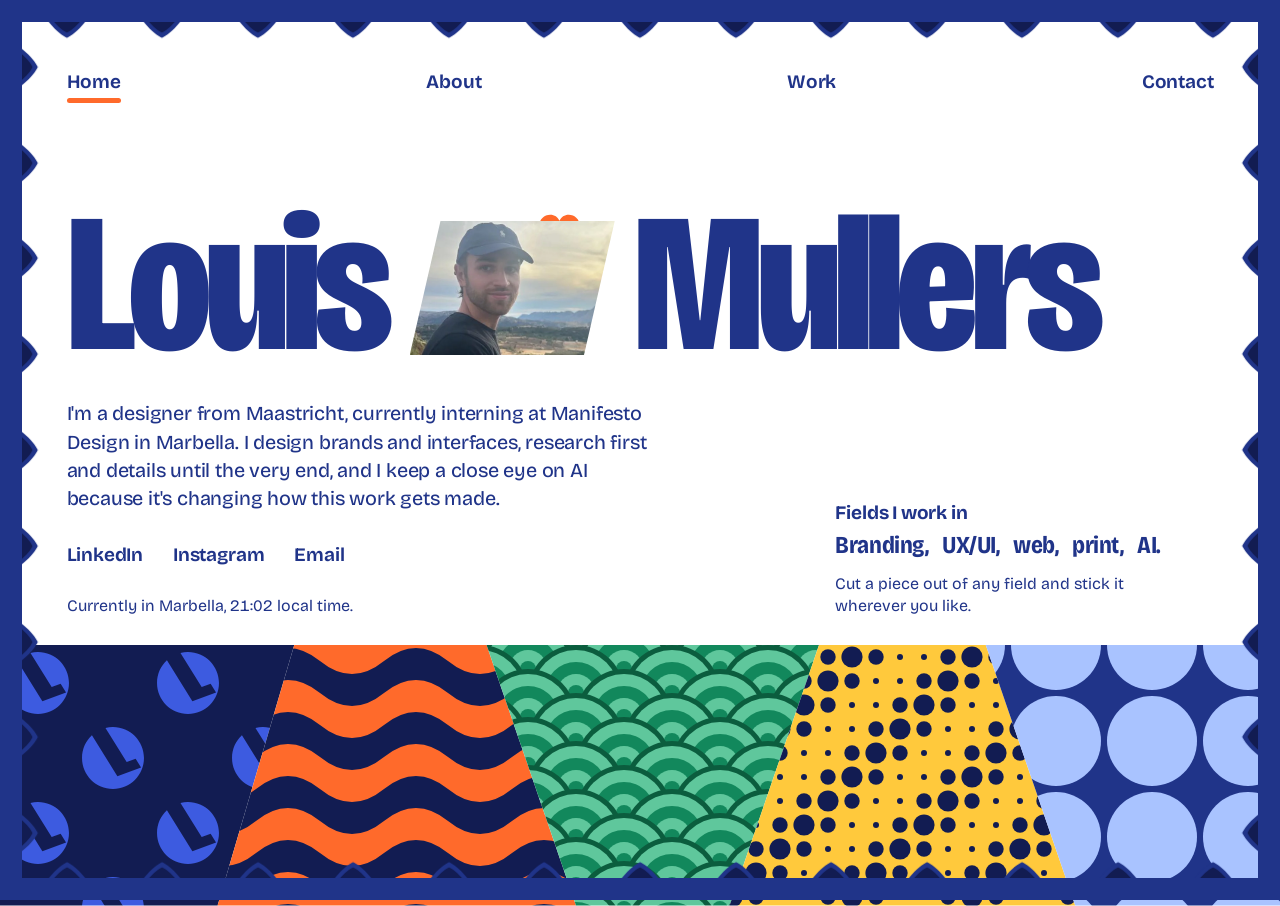
<file: index.html>
<!DOCTYPE html>
<html lang="en">
<head>
<meta charset="utf-8">
<meta http-equiv="Content-Security-Policy" content="default-src 'none'; script-src 'sha256-0DjFXsvo1QP192/3l/oOyhaSZJjW6uwh2gKEYWuAnFo='; style-src 'unsafe-inline'; img-src 'self' data:; font-src data:; connect-src 'none'; media-src 'none'; object-src 'none'; frame-src 'none'; worker-src 'none'; manifest-src 'none'; base-uri 'none'; form-action 'none'; upgrade-insecure-requests">
<meta name="referrer" content="strict-origin-when-cross-origin">
<meta name="color-scheme" content="light">
<link rel="icon" href="/favicon.svg?v=2" type="image/svg+xml">
<link rel="icon" href="/favicon-32.png?v=2" sizes="32x32" type="image/png">
<link rel="apple-touch-icon" href="/apple-touch-icon.png?v=2">
<link rel="canonical" href="https://louismullers.github.io/">
<meta property="og:type" content="website">
<meta property="og:url" content="https://louismullers.github.io/">
<meta property="og:title" content="Louis Mullers — Designer">
<meta property="og:description" content="Designer from Maastricht, interning at Manifesto Design in Marbella. Brands, interfaces and a close eye on AI.">
<meta property="og:image" content="https://louismullers.github.io/og-image.png">
<meta property="og:image:width" content="1200"><meta property="og:image:height" content="630">
<meta name="twitter:card" content="summary_large_image">
<meta name="theme-color" content="#203489">

<meta name="viewport" content="width=device-width, initial-scale=1">
<title>Louis Mullers — Designer</title>
<meta name="description" content="Louis Mullers designs brands and interfaces and is invested in AI. CMD student from Maastricht, interning at Manifesto Design in Marbella.">
<style>@font-face{font-family:"Bricolage";src:url([data-uri]) format("woff2");font-weight:200 800;font-stretch:75% 100%;font-display:swap}
:root{
  --paper:#fff;
  --ink:#203489;       /* logo blue: text, frame, outside of the hearts */
  --navy:#121c52;      /* inside of the hearts */
  --sun:#ff6a2b;       /* accent */
  --mist:#e6eaf6;
  --frame:22px;
  --heart:60px;
  --s:104px;
  --pad:clamp(28px,5.2vw,84px);
  --ease-out:cubic-bezier(.22,1,.36,1);
  --ease-pop:cubic-bezier(.3,1.35,.5,1);
}
*{box-sizing:border-box;margin:0;padding:0}
html{background:var(--paper)}
body{font-family:"Bricolage",system-ui,-apple-system,"Helvetica Neue",Arial,sans-serif;color:var(--ink);background:var(--paper);font-size:18px;line-height:1.5;-webkit-font-smoothing:antialiased;overflow-x:hidden}
a{color:inherit;text-decoration:none}
button{font:inherit;color:inherit;background:none;border:0;cursor:pointer}
.sr{position:absolute;width:1px;height:1px;overflow:hidden;clip:rect(0 0 0 0);white-space:nowrap}
::selection{background:var(--mist);color:var(--ink)}
:focus-visible{outline:3px solid var(--sun);outline-offset:4px;border-radius:4px}

/* ---------- frame + border hearts ---------- */
.frame{position:fixed;inset:0;border:var(--frame) solid var(--ink);pointer-events:none;z-index:9}
.hearts{position:fixed;inset:calc(var(--frame) - 3px);overflow:hidden;pointer-events:none;z-index:8}
.bh{position:absolute;width:var(--heart);height:var(--heart);transform:translate(-50%,-50%) rotate(var(--r));pointer-events:auto;cursor:pointer;-webkit-tap-highlight-color:transparent}
.bh-in{position:absolute;inset:0;translate:0 -13%;transition:translate .5s var(--ease-pop);animation:pop .6s var(--ease-pop) both;animation-delay:var(--d)}
.bh:hover .bh-in,.bh.flip .bh-in{translate:0 14%}
.bh svg{position:absolute;inset:0;width:100%;height:100%;overflow:visible}
.bh-body{transition:transform .55s var(--ease-pop)}
.bh:hover .bh-body,.bh.flip .bh-body{transform:rotate(180deg)}
.bh-eyes{opacity:0;transition:opacity .1s}
.bh:hover .bh-eyes,.bh.flip .bh-eyes{opacity:1;transition:opacity .2s .25s}
.eye{transform-box:fill-box;transform-origin:center;animation:blink var(--b,4s) infinite;animation-delay:var(--bd,0s)}
@keyframes blink{0%,93%,100%{transform:scaleY(1)}96%{transform:scaleY(.08)}}
@keyframes pop{from{transform:scale(.5);opacity:0}to{transform:scale(1);opacity:1}}

/* ---------- page ---------- */
main{position:relative;min-height:100dvh;display:grid;grid-template-rows:auto 1fr auto;grid-template-columns:minmax(0,1fr);padding-top:var(--frame);overflow:clip}
nav{display:flex;justify-content:space-between;padding:40px var(--pad) 14px;position:sticky;top:var(--frame);background:var(--paper);z-index:4}
.view[hidden]{display:none}
nav a,.socials a{position:relative;font-weight:650;font-size:19px;letter-spacing:-.01em;padding:6px 0;display:inline-flex;align-items:center;gap:8px}
nav a::after,.socials a::after{content:"";position:absolute;left:0;right:0;bottom:0;height:5px;background:var(--sun);border-radius:3px;transform:scaleX(0);transform-origin:left;transition:transform .25s var(--ease-out)}
nav a:hover::after,.socials a:hover::after,nav a[aria-current]::after{transform:scaleX(1)}
nav a:active,.socials a:active{transform:translateY(1px)}
.bubble{position:absolute;top:calc(100% + 8px);left:50%;transform:translate(-50%,-6px);background:var(--ink);color:#fff;font-size:14px;font-weight:500;padding:6px 12px;border-radius:999px;white-space:nowrap;opacity:0;pointer-events:none;transition:opacity .2s,transform .2s var(--ease-out);z-index:3}
.bubble.on{opacity:1;transform:translate(-50%,0)}
nav a:last-child .bubble{left:auto;right:0;transform:translate(0,-6px)}
nav a:last-child .bubble.on{transform:none}

.hero{padding:0 var(--pad);display:flex;flex-direction:column;justify-content:center;gap:clamp(18px,3.4vh,36px);padding-top:clamp(40px,8vh,90px);padding-bottom:clamp(20px,3vh,40px);position:relative;z-index:2}
h1{position:relative;z-index:0;font-size:min(15.4vw,24vh);line-height:.86;font-weight:800;font-stretch:78%;letter-spacing:-.035em;font-variation-settings:"opsz" 96;white-space:nowrap;display:flex;align-items:flex-end}
.w{display:inline-block;overflow:hidden;padding:.06em .04em .1em 0;margin-bottom:-.1em}
.w i{font-style:normal;display:inline-block;font-stretch:var(--wd,78%);transition:font-stretch .35s var(--ease-out)}
.w>span{display:inline-block;animation:rise .9s var(--ease-out) both}
.w:last-child>span{animation-delay:.12s}
@keyframes rise{from{transform:translateY(105%)}to{transform:none}}
.me-wrap{position:relative;display:inline-block;flex:none;margin:0 .1em .075em .08em;line-height:0}
.peek{position:absolute;z-index:-1;right:.1em;top:-.068em;width:.36em;height:.27em;pointer-events:none;transition:transform .7s var(--ease-pop)}
.peek svg{width:100%;height:100%;display:block;overflow:visible}
.peek{animation:fade .4s ease 1.35s backwards}
@keyframes fade{from{opacity:0}}
.peek-hit{position:absolute;z-index:2;right:.14em;top:-.1em;width:.28em;height:.16em;border-radius:.06em}
.me-wrap:has(.peek-hit:hover) .peek{transform:translateY(-.05em)}
.me-wrap.up .peek,.me-wrap:has(.peek-hit:focus-visible) .peek{transform:translateY(-.19em)}
.me-wrap.up .peek-hit{top:-.3em;height:.36em}
.peek .look{transition:transform .3s var(--ease-out)}
.me-wrap.up .peek .look{animation:look 2.6s ease-in-out .5s}
.peek .eye{animation:none}
.me-wrap.up .peek .eye{animation:blink 2.2s .4s 2}
@keyframes look{0%,100%{transform:none}18%,38%{transform:translateX(-4px)}55%,78%{transform:translateX(4px)}}
.me{position:relative;display:block;width:1.04em;height:.68em;overflow:hidden;clip-path:polygon(15% 0,100% 0,85% 100%,0 100%);animation:wipe .9s var(--ease-out) .3s both}
.me img{position:absolute;inset:0;width:100%;height:100%;object-fit:cover;object-position:38% 30%;display:block;transition:transform .6s var(--ease-out)}
.me:hover img{transform:scale(1.06)}
@keyframes wipe{from{clip-path:polygon(15% 100%,100% 100%,85% 100%,0 100%)}to{clip-path:polygon(15% 0,100% 0,85% 100%,0 100%)}}

.below{display:grid;grid-template-columns:minmax(0,34em) minmax(0,21em);justify-content:space-between;align-items:end;gap:40px}
.lede{font-size:clamp(18px,1.55vw,23px);line-height:1.42;font-weight:450;letter-spacing:-.01em;max-width:30em}
.socials{display:flex;flex-wrap:wrap;gap:6px 30px;margin-top:22px}
.now{font-size:16px;margin-top:18px;font-variant-numeric:tabular-nums}
.made h2{font-size:19px;font-weight:700;letter-spacing:-.01em;line-height:1.3}
.made ul{list-style:none;display:flex;flex-wrap:wrap;gap:2px 6px;margin:4px 0 0 -4px}
.made li button{font-size:clamp(20px,1.9vw,27px);font-weight:700;font-stretch:85%;letter-spacing:-.02em;line-height:1.25;padding:0 4px;border-radius:6px;transition:background-color .15s}
.made li button{text-decoration:underline 5px transparent;text-underline-offset:5px;transition:text-decoration-color .15s}
.made li button:hover,.made li button:focus-visible,.made li button.on{text-decoration-color:var(--sun)}
.made p{font-size:16px;line-height:1.4;margin-top:12px;max-width:21em}
.reset{position:relative;margin-top:12px;background:var(--ink);color:#fff;font-size:15px;font-weight:600;padding:8px 16px;border-radius:999px;transition:transform .12s}
.reset:active{transform:scale(.96)}
.reset[hidden]{display:none}
.in{animation:in .7s var(--ease-out) both;animation-delay:var(--d,0s)}
@keyframes in{from{opacity:0;transform:translateY(22px)}to{opacity:1;transform:none}}

/* ---------- pattern strip: one straight band, slanted seams ---------- */
.strip{height:clamp(170px,29vh,270px);position:relative;z-index:1;overflow:hidden}
.field{position:absolute;inset:0;width:100%;height:100%;cursor:none;clip-path:var(--clip);animation:up .9s var(--ease-out) both;animation-delay:var(--d);transition:opacity .25s}
.strip.pick .field:not(.on){opacity:.3}
@keyframes up{from{transform:translateY(102%)}to{transform:none}}
.field:focus-visible{outline:none}
.field:focus-visible .pat{filter:brightness(1.15)}
.pat{position:absolute;inset:0;background-repeat:repeat;background-position:var(--ox,0px) var(--oy,0px)}
.field[data-f=maas]{--clip:polygon(0 0,23% 0,17% 100%,0 100%);--d:.5s}
.field[data-f=marb]{--clip:polygon(23% 0,38% 0,45% 100%,17% 100%);--d:.56s}
.field[data-f=foot]{--clip:polygon(38% 0,64% 0,57% 100%,45% 100%);--d:.62s}
.field[data-f=gym]{--clip:polygon(64% 0,77% 0,84% 100%,57% 100%);--d:.68s}
.field[data-f=game]{--clip:polygon(77% 0,100% 0,100% 100%,84% 100%);--d:.74s}
.p-maas{background-color:#121c52;background-image:url("data:image/svg+xml,%3Csvg xmlns='http://www.w3.org/2000/svg' width='150' height='150'%3E%3Cg transform='translate%2838 38%29 scale%280.1824%29 translate%28-297.64 -420.94%29'%3E%3Cpath d='M297.64%2C251.15c-14.21%2C0-28%2C1.75-41.19%2C5.04l116.17%2C187.28%2C49.12-18.26%2C29.85%2C48.12-129.89%2C48.27-139.61-225.06c-33.36%2C31-54.24%2C75.26-54.24%2C124.39%2C0%2C93.77%2C76.02%2C169.79%2C169.79%2C169.79s169.79-76.02%2C169.79-169.79-76.02-169.79-169.79-169.79Z' fill='%233d5be0'/%3E%3C/g%3E%3Cg transform='translate%28113 113%29 scale%280.1824%29 translate%28-297.64 -420.94%29'%3E%3Cpath d='M297.64%2C251.15c-14.21%2C0-28%2C1.75-41.19%2C5.04l116.17%2C187.28%2C49.12-18.26%2C29.85%2C48.12-129.89%2C48.27-139.61-225.06c-33.36%2C31-54.24%2C75.26-54.24%2C124.39%2C0%2C93.77%2C76.02%2C169.79%2C169.79%2C169.79s169.79-76.02%2C169.79-169.79-76.02-169.79-169.79-169.79Z' fill='%233d5be0'/%3E%3C/g%3E%3C/svg%3E");background-size:150px 150px;animation:mv-maas 26s linear infinite}
.p-marb{background-color:#ff6a2b;background-image:url("data:image/svg+xml,%3Csvg xmlns='http://www.w3.org/2000/svg' width='128' height='64'%3E%3Cpath d='M0 16Q32 -10 64 16T128 16V48Q96 74 64 48T0 48Z' fill='%23121c52'/%3E%3C/svg%3E");background-size:128px 64px;animation:mv-marb 12s linear infinite}
.p-foot{background-color:#12885c;background-image:url("data:image/svg+xml,%3Csvg xmlns='http://www.w3.org/2000/svg' width='96' height='48'%3E%3Ccircle cx='-48' cy='-24' r='48' fill='%230b5d3e'/%3E%3Ccircle cx='-48' cy='-24' r='43' fill='%235fc79c'/%3E%3Ccircle cx='-48' cy='-24' r='31' fill='%2312885c'/%3E%3Ccircle cx='-48' cy='-24' r='19' fill='%235fc79c'/%3E%3Ccircle cx='-48' cy='-24' r='8' fill='%2312885c'/%3E%3Ccircle cx='48' cy='-24' r='48' fill='%230b5d3e'/%3E%3Ccircle cx='48' cy='-24' r='43' fill='%235fc79c'/%3E%3Ccircle cx='48' cy='-24' r='31' fill='%2312885c'/%3E%3Ccircle cx='48' cy='-24' r='19' fill='%235fc79c'/%3E%3Ccircle cx='48' cy='-24' r='8' fill='%2312885c'/%3E%3Ccircle cx='144' cy='-24' r='48' fill='%230b5d3e'/%3E%3Ccircle cx='144' cy='-24' r='43' fill='%235fc79c'/%3E%3Ccircle cx='144' cy='-24' r='31' fill='%2312885c'/%3E%3Ccircle cx='144' cy='-24' r='19' fill='%235fc79c'/%3E%3Ccircle cx='144' cy='-24' r='8' fill='%2312885c'/%3E%3Ccircle cx='0' cy='0' r='48' fill='%230b5d3e'/%3E%3Ccircle cx='0' cy='0' r='43' fill='%235fc79c'/%3E%3Ccircle cx='0' cy='0' r='31' fill='%2312885c'/%3E%3Ccircle cx='0' cy='0' r='19' fill='%235fc79c'/%3E%3Ccircle cx='0' cy='0' r='8' fill='%2312885c'/%3E%3Ccircle cx='96' cy='0' r='48' fill='%230b5d3e'/%3E%3Ccircle cx='96' cy='0' r='43' fill='%235fc79c'/%3E%3Ccircle cx='96' cy='0' r='31' fill='%2312885c'/%3E%3Ccircle cx='96' cy='0' r='19' fill='%235fc79c'/%3E%3Ccircle cx='96' cy='0' r='8' fill='%2312885c'/%3E%3Ccircle cx='-48' cy='24' r='48' fill='%230b5d3e'/%3E%3Ccircle cx='-48' cy='24' r='43' fill='%235fc79c'/%3E%3Ccircle cx='-48' cy='24' r='31' fill='%2312885c'/%3E%3Ccircle cx='-48' cy='24' r='19' fill='%235fc79c'/%3E%3Ccircle cx='-48' cy='24' r='8' fill='%2312885c'/%3E%3Ccircle cx='48' cy='24' r='48' fill='%230b5d3e'/%3E%3Ccircle cx='48' cy='24' r='43' fill='%235fc79c'/%3E%3Ccircle cx='48' cy='24' r='31' fill='%2312885c'/%3E%3Ccircle cx='48' cy='24' r='19' fill='%235fc79c'/%3E%3Ccircle cx='48' cy='24' r='8' fill='%2312885c'/%3E%3Ccircle cx='144' cy='24' r='48' fill='%230b5d3e'/%3E%3Ccircle cx='144' cy='24' r='43' fill='%235fc79c'/%3E%3Ccircle cx='144' cy='24' r='31' fill='%2312885c'/%3E%3Ccircle cx='144' cy='24' r='19' fill='%235fc79c'/%3E%3Ccircle cx='144' cy='24' r='8' fill='%2312885c'/%3E%3Ccircle cx='0' cy='48' r='48' fill='%230b5d3e'/%3E%3Ccircle cx='0' cy='48' r='43' fill='%235fc79c'/%3E%3Ccircle cx='0' cy='48' r='31' fill='%2312885c'/%3E%3Ccircle cx='0' cy='48' r='19' fill='%235fc79c'/%3E%3Ccircle cx='0' cy='48' r='8' fill='%2312885c'/%3E%3Ccircle cx='96' cy='48' r='48' fill='%230b5d3e'/%3E%3Ccircle cx='96' cy='48' r='43' fill='%235fc79c'/%3E%3Ccircle cx='96' cy='48' r='31' fill='%2312885c'/%3E%3Ccircle cx='96' cy='48' r='19' fill='%235fc79c'/%3E%3Ccircle cx='96' cy='48' r='8' fill='%2312885c'/%3E%3Ccircle cx='-48' cy='72' r='48' fill='%230b5d3e'/%3E%3Ccircle cx='-48' cy='72' r='43' fill='%235fc79c'/%3E%3Ccircle cx='-48' cy='72' r='31' fill='%2312885c'/%3E%3Ccircle cx='-48' cy='72' r='19' fill='%235fc79c'/%3E%3Ccircle cx='-48' cy='72' r='8' fill='%2312885c'/%3E%3Ccircle cx='48' cy='72' r='48' fill='%230b5d3e'/%3E%3Ccircle cx='48' cy='72' r='43' fill='%235fc79c'/%3E%3Ccircle cx='48' cy='72' r='31' fill='%2312885c'/%3E%3Ccircle cx='48' cy='72' r='19' fill='%235fc79c'/%3E%3Ccircle cx='48' cy='72' r='8' fill='%2312885c'/%3E%3Ccircle cx='144' cy='72' r='48' fill='%230b5d3e'/%3E%3Ccircle cx='144' cy='72' r='43' fill='%235fc79c'/%3E%3Ccircle cx='144' cy='72' r='31' fill='%2312885c'/%3E%3Ccircle cx='144' cy='72' r='19' fill='%235fc79c'/%3E%3Ccircle cx='144' cy='72' r='8' fill='%2312885c'/%3E%3Ccircle cx='0' cy='96' r='48' fill='%230b5d3e'/%3E%3Ccircle cx='0' cy='96' r='43' fill='%235fc79c'/%3E%3Ccircle cx='0' cy='96' r='31' fill='%2312885c'/%3E%3Ccircle cx='0' cy='96' r='19' fill='%235fc79c'/%3E%3Ccircle cx='0' cy='96' r='8' fill='%2312885c'/%3E%3Ccircle cx='96' cy='96' r='48' fill='%230b5d3e'/%3E%3Ccircle cx='96' cy='96' r='43' fill='%235fc79c'/%3E%3Ccircle cx='96' cy='96' r='31' fill='%2312885c'/%3E%3Ccircle cx='96' cy='96' r='19' fill='%235fc79c'/%3E%3Ccircle cx='96' cy='96' r='8' fill='%2312885c'/%3E%3C/svg%3E");background-size:96px 48px;animation:mv-foot 5s linear infinite}
.p-gym{background-color:#ffc93c;background-image:url("data:image/svg+xml,%3Csvg xmlns='http://www.w3.org/2000/svg' width='120' height='120'%3E%3Ccircle cx='12' cy='12' r='10.60' fill='%23121c52'/%3E%3Ccircle cx='12' cy='36' r='7.70' fill='%23121c52'/%3E%3Ccircle cx='12' cy='60' r='3.00' fill='%23121c52'/%3E%3Ccircle cx='12' cy='84' r='3.00' fill='%23121c52'/%3E%3Ccircle cx='12' cy='108' r='7.70' fill='%23121c52'/%3E%3Ccircle cx='36' cy='12' r='7.70' fill='%23121c52'/%3E%3Ccircle cx='36' cy='36' r='3.00' fill='%23121c52'/%3E%3Ccircle cx='36' cy='60' r='3.00' fill='%23121c52'/%3E%3Ccircle cx='36' cy='84' r='7.70' fill='%23121c52'/%3E%3Ccircle cx='36' cy='108' r='10.60' fill='%23121c52'/%3E%3Ccircle cx='60' cy='12' r='3.00' fill='%23121c52'/%3E%3Ccircle cx='60' cy='36' r='3.00' fill='%23121c52'/%3E%3Ccircle cx='60' cy='60' r='7.70' fill='%23121c52'/%3E%3Ccircle cx='60' cy='84' r='10.60' fill='%23121c52'/%3E%3Ccircle cx='60' cy='108' r='7.70' fill='%23121c52'/%3E%3Ccircle cx='84' cy='12' r='3.00' fill='%23121c52'/%3E%3Ccircle cx='84' cy='36' r='7.70' fill='%23121c52'/%3E%3Ccircle cx='84' cy='60' r='10.60' fill='%23121c52'/%3E%3Ccircle cx='84' cy='84' r='7.70' fill='%23121c52'/%3E%3Ccircle cx='84' cy='108' r='3.00' fill='%23121c52'/%3E%3Ccircle cx='108' cy='12' r='7.70' fill='%23121c52'/%3E%3Ccircle cx='108' cy='36' r='10.60' fill='%23121c52'/%3E%3Ccircle cx='108' cy='60' r='7.70' fill='%23121c52'/%3E%3Ccircle cx='108' cy='84' r='3.00' fill='%23121c52'/%3E%3Ccircle cx='108' cy='108' r='3.00' fill='%23121c52'/%3E%3C/svg%3E");background-size:120px 120px;animation:mv-gym 14s linear infinite}
.p-game{background-color:#203489;background-image:url("data:image/svg+xml,%3Csvg xmlns='http://www.w3.org/2000/svg' width='96' height='96'%3E%3Ccircle cx='0' cy='0' r='45' fill='%23a9c3ff'/%3E%3Ccircle cx='0' cy='96' r='45' fill='%23a9c3ff'/%3E%3Ccircle cx='96' cy='0' r='45' fill='%23a9c3ff'/%3E%3Ccircle cx='96' cy='96' r='45' fill='%23a9c3ff'/%3E%3C/svg%3E");background-size:96px 96px;animation:mv-game 18s linear infinite}
@keyframes mv-maas{to{background-position:calc(var(--ox,0px) + 150px) calc(var(--oy,0px) - 150px)}}
@keyframes mv-marb{to{background-position:calc(var(--ox,0px) - 128px) var(--oy,0px)}}
@keyframes mv-foot{to{background-position:var(--ox,0px) calc(var(--oy,0px) - 48px)}}
@keyframes mv-gym{to{background-position:calc(var(--ox,0px) + 120px) var(--oy,0px)}}
@keyframes mv-game{to{background-position:calc(var(--ox,0px) + 96px) calc(var(--oy,0px) - 96px)}}
.hole{position:absolute;background:var(--paper);clip-path:url(#clip-heart);animation:pop .3s var(--ease-out) both;pointer-events:none;z-index:1}

#cutter{position:fixed;left:0;top:0;width:var(--s);height:var(--s);margin:calc(var(--s)/-2) 0 0 calc(var(--s)/-2);pointer-events:none;z-index:6;opacity:0;transition:opacity .15s}
#cutter.on{opacity:1}
#cutter svg{width:100%;height:100%;overflow:visible}
#cutter .dash{animation:spin-dash 1.2s linear infinite}
@keyframes spin-dash{to{stroke-dashoffset:-22}}
#stickers{position:absolute;inset:0;pointer-events:none;z-index:5;overflow:hidden}
.stk{position:absolute;width:var(--s);height:var(--s);margin:calc(var(--s)/-2) 0 0 calc(var(--s)/-2);pointer-events:auto;cursor:grab;touch-action:none;transform:rotate(var(--rot,0deg)) scale(var(--sc,1));transition:transform .35s var(--ease-pop),opacity .3s}
.stk.carry{pointer-events:none;--sc:1.12;transition:transform .2s var(--ease-out)}
.stk.glide{transition:transform .35s var(--ease-pop),left .3s var(--ease-out),top .3s var(--ease-out)}
.stk-edge{position:absolute;inset:-5px;background:#fff;clip-path:url(#clip-heart)}
.stk-fill{position:absolute;inset:0;clip-path:url(#clip-heart);background-repeat:repeat;background-position:var(--ox,0px) var(--oy,0px)}
.stk svg{position:absolute;inset:0;width:100%;height:100%;overflow:visible}
.stk-eyes{transition:opacity .2s .15s}
.stk.carry .stk-eyes{opacity:0;transition:none}
.pupils{transition:transform .12s linear}

/* ---------- inner pages ---------- */
body:not([data-page=home]) .strip{display:none}
.page{padding:clamp(36px,7vh,84px) var(--pad) clamp(64px,11vh,120px);position:relative;z-index:2}
.page h1{font-size:clamp(54px,10.5vw,156px);line-height:.9;font-weight:800;font-stretch:78%;letter-spacing:-.035em;font-variation-settings:"opsz" 96}
.sub{font-size:clamp(18px,1.55vw,23px);line-height:1.42;max-width:26em;margin-top:18px}
.h2{font-size:19px;font-weight:700;letter-spacing:-.01em}
.about-grid{display:grid;grid-template-columns:minmax(0,5fr) minmax(0,7fr);gap:clamp(28px,6vw,100px);align-items:start;margin-top:clamp(36px,7vh,80px)}
.portrait{aspect-ratio:4/5;overflow:hidden;clip-path:polygon(9% 0,100% 0,91% 100%,0 100%)}
.portrait img{width:100%;height:100%;object-fit:cover;object-position:30% 20%;display:block;transition:transform .8s var(--ease-out)}
.portrait:hover img{transform:scale(1.04)}
.story p{font-size:clamp(18px,1.7vw,25px);line-height:1.42;letter-spacing:-.01em;max-width:27em}
.story p+p{margin-top:1.05em}
.page>.h2{margin-top:clamp(64px,11vh,130px)}
.ways{display:grid;grid-template-columns:repeat(2,minmax(0,1fr));gap:clamp(26px,4vh,44px) clamp(28px,6vw,100px);margin-top:22px}
.ways dt{font-size:clamp(24px,2.6vw,38px);font-weight:800;font-stretch:82%;letter-spacing:-.025em;line-height:1.05}
.ways dd{font-size:18px;line-height:1.45;margin-top:8px;max-width:24em}
.facts{display:grid;grid-template-columns:repeat(2,minmax(0,1fr));gap:28px clamp(28px,6vw,100px);margin-top:clamp(56px,9vh,100px);background:var(--mist);padding:clamp(24px,3.4vw,44px)}
.facts p{font-size:clamp(18px,1.6vw,23px);line-height:1.4;margin-top:8px}
.cta{display:inline-flex;margin-top:clamp(48px,8vh,90px);background:var(--ink);color:#fff;font-size:19px;font-weight:650;padding:15px 26px;border-radius:999px;transition:transform .15s var(--ease-out),background-color .15s}
.cta:hover{background:var(--navy)}
.cta:active{transform:scale(.97)}
.works{display:grid;grid-template-columns:repeat(2,minmax(0,1fr));gap:clamp(34px,5vh,60px) clamp(20px,2.4vw,36px);margin-top:clamp(36px,7vh,80px)}
.work:nth-child(1),.work:nth-child(4){grid-column:1/-1}
.cover{position:relative;overflow:hidden;aspect-ratio:4/3}
.work:nth-child(1) .cover,.work:nth-child(4) .cover{aspect-ratio:21/9}
.cover .pat{transition:transform .8s var(--ease-out)}
.work:hover .cover .pat{transform:scale(1.06)}
.tag{position:absolute;left:18px;bottom:18px;background:var(--paper);font-size:15px;font-weight:650;padding:7px 14px;border-radius:999px}
.work h2{font-size:clamp(26px,2.8vw,42px);font-weight:800;font-stretch:82%;letter-spacing:-.025em;line-height:1.05;margin-top:16px}
.work p{font-size:18px;margin-top:4px}
.contact{display:flex;flex-direction:column;justify-content:center}
.mail{position:relative;align-self:flex-start;font-size:clamp(22px,4.6vw,68px);font-weight:800;font-stretch:80%;letter-spacing:-.03em;line-height:1.1;margin-top:clamp(28px,5vh,56px);text-decoration:underline .09em var(--sun);text-decoration-skip-ink:none;text-underline-offset:.14em;overflow-wrap:anywhere}
.mail:active{transform:translateY(1px)}
.contact .socials{margin-top:28px}

/* about */
html.js .rv{opacity:0;transform:translateY(36px);transition:opacity .8s var(--ease-out),transform 1s var(--ease-out);transition-delay:var(--rd,0s)}
html.js .rv.seen{opacity:1;transform:none}
.bleed{margin-left:calc(var(--pad)*-1);margin-right:calc(var(--pad)*-1)}
.about-top{display:grid;grid-template-columns:minmax(0,5fr) minmax(0,7fr);gap:clamp(28px,6vw,100px);align-items:center}
.flow{font-size:clamp(19px,1.75vw,26px);line-height:1.46;letter-spacing:-.01em;max-width:27em;margin-top:clamp(20px,3.4vh,36px)}
.flow+.flow{margin-top:1em}
.sec{font-size:clamp(30px,3.8vw,58px);line-height:1;font-weight:800;font-stretch:80%;letter-spacing:-.03em}
.block{margin-top:clamp(84px,14vh,170px)}
/* facts under the intro */
.facts4{display:grid;grid-template-columns:repeat(4,minmax(0,1fr));gap:26px clamp(20px,3vw,48px);margin-top:clamp(48px,8vh,96px);background:var(--mist);padding:clamp(22px,2.6vw,36px) clamp(22px,3vw,44px)}
.facts4 dt{font-size:16px;font-weight:700}
.facts4 dd{font-size:clamp(18px,1.6vw,23px);line-height:1.3;margin-top:3px}
.gym-btn{display:inline-block;vertical-align:-.1em;margin-left:.4em;width:46px;padding:2px;animation:press 5s ease-in-out 3s infinite}
.gym-btn svg{display:block;width:100%}
.gym-btn:hover{animation:none;transform:translateY(-4px) rotate(-6deg)}
@keyframes press{0%,80%,100%{transform:none}85%,93%{transform:translateY(-5px)}89%{transform:none}}
/* what I do */
.split{display:grid;grid-template-columns:minmax(0,4fr) minmax(0,8fr);gap:clamp(24px,4vw,64px);align-items:start}
.split>.sec{position:sticky;top:calc(var(--frame) + 110px)}
.acc{list-style:none}
.acc li+li{margin-top:6px}
.acc-h{display:flex;width:100%;align-items:center;justify-content:space-between;gap:20px;text-align:left;padding:clamp(14px,2.2vh,22px) clamp(16px,2vw,28px);background:var(--mist);transition:background-color .25s,color .25s}
.acc-h b{font-size:clamp(26px,3.4vw,52px);line-height:1;font-weight:800;font-stretch:78%;letter-spacing:-.035em;transition:transform .4s var(--ease-out)}
.acc-h i{position:relative;flex:none;width:22px;height:22px}
.acc-h i::before,.acc-h i::after{content:"";position:absolute;left:0;right:0;top:9px;height:4px;border-radius:2px;background:currentColor;transition:transform .35s var(--ease-out)}
.acc-h i::after{transform:rotate(90deg)}
.acc li.open .acc-h{background:var(--ink);color:#fff}
.acc li.open .acc-h i::after{transform:rotate(0)}
@media (hover:hover){.acc li:not(.open) .acc-h:hover{background:#d5dcf2}.acc-h:hover b{transform:translateX(.14em)}}
.acc-b{display:grid;grid-template-rows:0fr;transition:grid-template-rows .45s var(--ease-out)}
.acc li.open .acc-b{grid-template-rows:1fr}
.acc-b>div{overflow:hidden}
.acc-b p{font-size:clamp(18px,1.5vw,22px);line-height:1.45;max-width:30em;padding:18px clamp(16px,2vw,28px) 0}
.chips{display:flex;flex-wrap:wrap;gap:8px;padding:14px clamp(16px,2vw,28px) 22px}
.chips span{font-size:15px;font-weight:650;background:var(--mist);padding:6px 14px;border-radius:999px}
/* how I work */
.bandwrap{position:relative;--sl:clamp(36px,6vw,90px)}
.band{background:var(--ink);color:#fff;clip-path:polygon(0 var(--sl),100% 0,100% calc(100% - var(--sl)),0 100%);padding:calc(var(--sl) + clamp(56px,9vh,110px)) var(--pad)}
.ways-intro{font-size:clamp(18px,1.55vw,23px);line-height:1.4;margin-top:12px;color:#fff}
.ways3{list-style:none;margin-top:clamp(26px,4.4vh,48px)}
.ways3 li{display:grid;grid-template-columns:minmax(0,6fr) minmax(0,6fr);align-items:center;gap:8px clamp(24px,5vw,80px);background:var(--navy);padding:clamp(22px,3.2vh,36px) clamp(22px,3vw,44px)}
.ways3 li+li{margin-top:clamp(8px,1.2vh,14px)}
.ways3 b{display:block;font-size:clamp(32px,4.6vw,72px);line-height:.96;font-weight:800;font-stretch:78%;letter-spacing:-.035em}
.ways3 p{font-size:clamp(18px,1.55vw,23px);line-height:1.42;max-width:24em;color:#fff}
html.js .rv .ways3 li{opacity:0;transform:translateX(-28px);transition:opacity .6s var(--ease-out),transform .8s var(--ease-out);transition-delay:calc(.2s + var(--i,0)*.12s)}
html.js .rv.seen .ways3 li{opacity:1;transform:none}
.ways3 li:nth-child(2){--i:1}.ways3 li:nth-child(3){--i:2}
.peeker{position:absolute;right:12%;top:calc(clamp(64px,7.4vw,108px)*-.46);width:clamp(64px,7.4vw,108px);height:clamp(64px,7.4vw,108px);z-index:-1}
.peeker svg{width:100%;height:100%;display:block;overflow:visible}
.peeker .eye{animation:blink 3.6s 1s infinite}
/* experience */
.xp{list-style:none}
.xp li{display:grid;grid-template-columns:5.2em minmax(0,1fr);gap:6px clamp(16px,3vw,40px);padding:clamp(18px,2.8vh,30px) 0}
.xp li+li{margin-top:clamp(6px,1vh,12px)}
.xp .y{font-size:clamp(26px,3.4vw,52px);line-height:1;font-weight:800;font-stretch:78%;letter-spacing:-.035em;font-variant-numeric:tabular-nums}
.xp b{display:block;font-size:clamp(22px,2.3vw,34px);line-height:1.08;font-weight:800;font-stretch:82%;letter-spacing:-.025em}
.xp em{font-style:normal;display:block;font-size:18px;font-weight:650;margin-top:6px}
.xp p{font-size:18px;line-height:1.45;margin-top:8px;max-width:30em}
.now-dot{display:inline-block;width:11px;height:11px;border-radius:50%;background:var(--sun);margin-right:9px;animation:pulse-dot 1.6s ease-in-out infinite alternate}
@keyframes pulse-dot{to{transform:scale(1.35)}}
/* in short */
.bento{display:grid;grid-template-columns:repeat(12,minmax(0,1fr));gap:clamp(14px,1.8vw,26px);margin-top:clamp(18px,3vh,30px)}
.t{position:relative;display:flex;flex-direction:column;padding:clamp(24px,3vw,44px);overflow:hidden}
.t h3{font-size:19px;font-weight:700}
.t .big{display:block;font-size:clamp(90px,12vw,190px);line-height:.8;font-weight:800;font-stretch:76%;letter-spacing:-.045em;font-variant-numeric:tabular-nums}
.t p{font-size:18px;line-height:1.4;max-width:19em;margin-top:16px}
.t-lang{grid-column:span 7;background:var(--mist)}
.t-land{grid-column:span 5;background:var(--ink);color:#fff}
.t-weeks{grid-column:span 12;background:var(--navy);color:#fff;display:grid;grid-template-columns:auto minmax(0,1fr);align-items:end;gap:20px clamp(24px,5vw,80px)}
.lang{display:grid;grid-template-columns:minmax(0,1fr) auto;align-items:baseline;gap:4px 18px;margin-top:clamp(14px,2.2vh,22px)}
.lang b{font-size:clamp(30px,3.6vw,54px);line-height:1;font-weight:800;font-stretch:78%;letter-spacing:-.035em}
.lang span{font-size:17px;font-weight:650}
.meter{grid-column:1/-1;display:flex;gap:5px;margin-top:6px}
.meter u{flex:1;height:8px;border-radius:4px;background:#cdd5ee;text-decoration:none}
.meter u.f{background:var(--ink)}
.discs{display:flex;margin-top:auto;padding-top:30px}
.discs span{width:36%;aspect-ratio:1;border-radius:50%;display:grid;place-items:center;font-size:clamp(18px,2vw,30px);font-weight:800;margin-left:-8%}
.discs span:nth-child(1){margin-left:0;background:var(--navy);color:#fff}
.discs span:nth-child(2){background:#3d5be0;color:#fff}
.discs span:nth-child(3){background:#a9c3ff;color:var(--navy)}
.segs{display:flex;gap:clamp(3px,.4vw,6px);padding-bottom:6px}
.segs span{flex:1;height:clamp(44px,7vh,72px);background:#2b3d9a}
.segs span.on{background:#a9c3ff}
.segs span.cur{background:var(--sun);animation:pulse-seg 1.2s ease-in-out infinite alternate}
@keyframes pulse-seg{to{opacity:.55}}
html.js .rv .discs span,html.js .rv .segs span,html.js .rv .meter u{transform:scale(.4);opacity:0;transition:transform .5s var(--ease-pop),opacity .3s;transition-delay:calc(.25s + var(--i,0)*45ms)}
html.js .rv.seen .discs span,html.js .rv.seen .segs span,html.js .rv.seen .meter u{transform:none;opacity:1}
/* tools and time off */
.mqwrap{background:var(--mist);clip-path:polygon(0 0,100% 11%,100% 100%,0 89%);padding:clamp(70px,11vh,120px) 0}
.mq{overflow:hidden;white-space:nowrap;cursor:grab;touch-action:pan-y;-webkit-user-select:none;user-select:none}
.mq.drag{cursor:grabbing}
.mq-track{display:inline-flex;align-items:center;gap:.42em;padding-right:.42em;font-size:clamp(44px,7.4vw,114px);font-weight:800;font-stretch:78%;letter-spacing:-.035em;line-height:1.12;will-change:transform}
.mq.rev .mq-track{color:#8795d2}
.mq svg{width:.34em;height:.34em;flex:none;fill:var(--sun)}
.mq svg.bicon{width:.5em;height:.5em;animation:spin 9s linear infinite}
.mq button.egg-ball{cursor:pointer}
@keyframes spin{to{transform:rotate(360deg)}}
.lg{font:inherit;color:inherit;letter-spacing:inherit;text-decoration:underline .07em transparent;text-underline-offset:.12em;transition:text-decoration-color .2s}
.lg:hover,.lg:focus-visible{text-decoration-color:var(--sun)}
.t .hint{font-size:15px;margin-top:22px;color:#4a5aa8}
.mq button{font:inherit;color:inherit;letter-spacing:inherit;cursor:inherit}
.closing h2{font-size:clamp(40px,6.8vw,108px);line-height:.94;font-weight:800;font-stretch:78%;letter-spacing:-.035em;max-width:11em}
.closing .cta{margin-top:clamp(28px,5vh,48px)}
.flow{transition:opacity .3s}
.flow.swap{opacity:0}
/* hidden extras */
#egg-count{position:fixed;left:calc(var(--frame) + 18px);bottom:calc(var(--frame) + 34px);z-index:7;display:flex;align-items:center;gap:7px;background:var(--mist);font-size:14px;font-weight:700;padding:7px 12px 7px 9px;border-radius:999px;font-variant-numeric:tabular-nums;transition:transform .15s var(--ease-out)}
#egg-count[hidden]{display:none}
#egg-count svg{width:15px;height:15px}
#egg-count:hover{transform:translateY(-2px)}
#egg-count.bump{animation:pop .45s var(--ease-pop)}
#egg-count.all{background:var(--sun);color:var(--navy)}
#egg-count.all svg path{fill:var(--navy)}
#party{position:fixed;inset:0;width:100%;height:100%;z-index:10;pointer-events:none}
body.party .frame{animation:party-frame 6s linear}
body.party .bh-body path:first-child{animation:party-fill 6s linear}
@keyframes party-frame{0%,100%{border-color:#203489}16%{border-color:#ff6a2b}33%{border-color:#ffc93c}50%{border-color:#12885c}66%{border-color:#3d5be0}83%{border-color:#ff6a2b}}
@keyframes party-fill{0%,100%{fill:#203489}16%{fill:#ff6a2b}33%{fill:#ffc93c}50%{fill:#12885c}66%{fill:#3d5be0}83%{fill:#ff6a2b}}
.clues:focus-visible{outline:none}
.clues{list-style:none;margin-top:14px;max-height:min(52vh,420px);overflow:auto}
.clues li{display:grid;grid-template-columns:20px minmax(0,1fr);gap:10px;align-items:start;font-size:16px;line-height:1.35;padding:9px 12px;border-radius:10px}
.clues li:nth-child(odd){background:var(--mist)}
.clues svg{width:18px;height:18px;margin-top:2px}
.clues li.got{font-weight:700}
.liftstage{display:block;width:100%;margin-top:10px;background:var(--mist);border-radius:14px}
.pm{position:relative;height:22px;border-radius:11px;background:var(--mist);margin-top:12px;overflow:hidden}
.pm i{position:absolute;top:0;bottom:0;background:var(--ink);border-radius:3px}
.pm u{position:absolute;left:0;top:0;bottom:0;width:6px;margin-left:-3px;background:var(--sun);border-radius:3px;will-change:transform}
.liftbtn{width:100%;margin-top:12px;background:var(--ink);color:#fff;font-size:19px;font-weight:700;padding:14px;border-radius:14px}
.liftbtn:active{transform:scale(.98)}
.liftbtn:disabled{opacity:.5}

.egg{font:inherit;color:inherit;letter-spacing:inherit;display:inline}
#egg-react{color:var(--sun);cursor:pointer;display:inline-block;transform-origin:50% 85%;animation:dot 3.2s var(--ease-out) 2s infinite}
#egg-react:hover{transform:scale(1.5)}
@keyframes dot{0%,78%,100%{transform:none}86%{transform:translateY(-.22em) scale(1.25)}93%{transform:none}96%{transform:translateY(-.07em)}}
.sub:has(.mini){max-width:none}
.mini{display:inline-flex;vertical-align:-.28em;margin-left:.5em;cursor:pointer;padding:4px}
.mini span{width:22px;height:28px;border-radius:4px;background:var(--ink);display:grid;place-items:center;transform:rotate(-9deg);transition:transform .35s var(--ease-pop)}
.mini span+span{background:var(--sun);margin-left:-7px;transform:rotate(8deg);animation:minif 5s ease-in-out 3s infinite}
.mini svg{width:11px;height:11px}
.mini:hover span{transform:rotate(-16deg) translateY(-3px)}
.mini:hover span+span{transform:rotate(16deg) translateY(-3px);animation:none}
@keyframes minif{0%,84%,100%{transform:rotate(8deg)}90%{transform:rotate(8deg) scaleX(0)}96%{transform:rotate(8deg)}}
.stamp{position:absolute;right:18px;top:18px;background:var(--sun);color:var(--navy);font-size:17px;font-weight:800;padding:8px 16px;border-radius:8px;transform:rotate(-7deg);animation:pop .4s var(--ease-pop) both}
.game.wide{width:440px}
.mem{display:grid;grid-template-columns:repeat(4,1fr);gap:8px;margin-top:14px}
.mc{position:relative;aspect-ratio:1;background:var(--mist);border-radius:10px;overflow:hidden;display:grid;place-items:center}
.mc svg{width:34%;height:34%}
.mc .front{position:absolute;inset:0;opacity:0;transition:opacity .01s .11s;display:grid;place-items:center}
.mc .front.h{background:var(--sun)}
.mc .front svg{width:52%;height:52%}
.mc.open .front{opacity:1}
.mc.turn{animation:flipx .24s ease-in-out}
.mc.done{cursor:default}
@keyframes flipx{50%{transform:scaleX(0)}}
.pad{width:100%;height:190px;margin-top:14px;border-radius:14px;background:var(--mist);font-size:22px;font-weight:800;font-stretch:85%;transition:background-color .08s}
.pad.go{background:var(--sun);color:var(--navy)}
.pad.bad{background:var(--navy);color:#fff}
.watcher.asleep .eye{animation:none;transform:scaleY(.12)}
.watcher.asleep .pup{opacity:0}
.watcher.tickle{animation:shake .7s linear}
.watcher.tickle .eye{animation:none;transform:scaleY(.3)}
@keyframes shake{10%,50%,90%{transform:rotate(-5deg)}30%,70%{transform:rotate(5deg)}}
/* work */
.work>a{display:block}
.work .cover{clip-path:polygon(0 0,100% 0,100% 100%,0 100%);transition:clip-path .5s var(--ease-out)}
.work>a:hover .cover,.work>a:focus-visible .cover{clip-path:polygon(4% 0,100% 0,96% 100%,0 100%)}
/* project */
.back{display:inline-flex;font-weight:650;font-size:19px;padding:6px 0;margin-bottom:clamp(20px,4vh,40px);position:relative}
.back::after{content:"";position:absolute;left:0;right:0;bottom:0;height:5px;background:var(--sun);border-radius:3px;transform:scaleX(0);transform-origin:left;transition:transform .25s var(--ease-out)}
.back:hover::after{transform:scaleX(1)}
.meta{display:grid;grid-template-columns:repeat(4,minmax(0,1fr));gap:20px clamp(20px,3vw,48px);margin-top:clamp(30px,5vh,56px)}
.meta dt{font-size:16px;font-weight:700}
.meta dd{font-size:clamp(18px,1.6vw,23px);margin-top:2px}
.cover.big{aspect-ratio:21/9;margin-top:clamp(30px,5vh,56px)}
.case{display:grid;grid-template-columns:repeat(3,minmax(0,1fr));gap:30px clamp(24px,4vw,64px);margin-top:clamp(56px,9vh,110px)}
.case h2{font-size:clamp(24px,2.6vw,38px);font-weight:800;font-stretch:82%;letter-spacing:-.025em;line-height:1.05}
.case p{font-size:18px;line-height:1.45;margin-top:10px}
.shots{display:grid;grid-template-columns:repeat(2,minmax(0,1fr));gap:clamp(20px,2.4vw,36px);margin-top:clamp(56px,9vh,110px)}
.shot{position:relative;background:var(--mist);aspect-ratio:4/3}
.shot.wide{grid-column:1/-1;aspect-ratio:21/9}
.next{display:block;margin-top:clamp(64px,11vh,130px)}
.next span{display:block;font-size:19px;font-weight:700}
.next b{display:inline-block;font-size:clamp(40px,7vw,104px);line-height:.95;font-weight:800;font-stretch:78%;letter-spacing:-.035em;margin-top:6px;transition:transform .4s var(--ease-out)}
.next:hover b{transform:translateX(.12em)}
/* contact */
.contact{min-height:100%;overflow:hidden}
.watcher{position:absolute;right:clamp(10px,7vw,120px);bottom:calc(clamp(170px,27vw,400px)*-.3);width:clamp(170px,27vw,400px);height:clamp(170px,27vw,400px);cursor:pointer;transition:transform .5s var(--ease-pop);animation:rise-in 1s var(--ease-out) .3s both;-webkit-tap-highlight-color:transparent}
.watcher svg{width:100%;height:100%;display:block;overflow:visible}
.watcher.happy{transform:translateY(-7%)}
.watcher.dizzy{transition:transform 1.4s var(--ease-out);transform:rotate(720deg)}
.watcher .eye{animation:blink 4.2s 1s infinite}
.watcher .pup{transition:transform .12s linear}
@keyframes rise-in{from{transform:translateY(80%)}to{transform:none}}
/* hidden: keep the ball up */
#ball{position:fixed;left:0;top:0;width:96px;height:96px;margin:-48px 0 0 -48px;padding:0;z-index:7;cursor:pointer;touch-action:none;-webkit-tap-highlight-color:transparent}
#ball svg{width:100%;height:100%;display:block}
#ball::after{content:"";position:absolute;inset:-22px;border-radius:50%}
#toast{position:fixed;left:50%;top:calc(var(--frame) + 92px);transform:translate(-50%,-10px);background:var(--ink);color:#fff;font-size:16px;font-weight:600;padding:9px 18px;border-radius:999px;z-index:7;opacity:0;pointer-events:none;transition:opacity .2s,transform .25s var(--ease-out);font-variant-numeric:tabular-nums;white-space:nowrap}
#toast.on{opacity:1;transform:translate(-50%,0)}

/* ---------- the hidden game ---------- */
dialog{border:0;padding:0;background:transparent;color:var(--ink);margin:auto;max-width:calc(100vw - 48px)}
dialog::backdrop{background:rgba(18,28,82,.72)}
.game{background:var(--paper);border-radius:22px;padding:26px 26px 22px;width:340px;max-width:100%}
dialog[open] .game{animation:pop .35s var(--ease-pop) both}
.game h2{font-size:30px;line-height:1;font-weight:800;font-stretch:80%;letter-spacing:-.03em}
.game p{font-size:16px;margin-top:8px;min-height:1.5em}
.board{display:grid;grid-template-columns:repeat(3,1fr);gap:8px;margin-top:14px}
.cell{aspect-ratio:1;background:var(--mist);border-radius:12px;display:grid;place-items:center;transition:background-color .15s,transform .12s}
.cell:not(:disabled):hover{background:#d5dcf2}
.cell:not(:disabled):active{transform:scale(.96)}
.cell:disabled{cursor:default}
.cell svg{width:56%;height:56%;animation:pop .3s var(--ease-pop) both}
.cell.win{background:var(--sun)}
.game-row{display:flex;justify-content:space-between;align-items:center;margin-top:16px;gap:12px}
.game-row button{font-size:15px;font-weight:600;padding:9px 16px;border-radius:999px;background:var(--ink);color:#fff}
.game-row button.ghost{background:var(--mist);color:var(--ink)}
.game-row button:active{transform:scale(.96)}
.score{font-size:15px;font-variant-numeric:tabular-nums}

/* ---------- small screens ---------- */
@media (max-width:820px){
  :root{--frame:14px;--heart:44px;--s:76px;--pad:44px}
  nav{padding-top:32px}
  nav a,.socials a{font-size:16px}
  h1{font-size:min(21vw,150px);flex-wrap:wrap;white-space:normal;row-gap:.02em}
  .w:last-child{flex-basis:100%}
  .me-wrap{margin-left:.18em;margin-right:0}
  .hero{padding-top:74px;justify-content:flex-start;gap:26px}
  .below{grid-template-columns:1fr;gap:34px}
  .about-grid,.ways,.facts,.works,.duo,.case,.shots{grid-template-columns:1fr}
  .meta{grid-template-columns:repeat(2,minmax(0,1fr))}
  .shot.wide{aspect-ratio:4/3}
  .about-top{grid-template-columns:1fr}
  .facts4{grid-template-columns:repeat(2,minmax(0,1fr))}
  .split,.bento,.t-weeks,.ways3 li{grid-template-columns:1fr}
  .split>.sec{position:static}
  .t{grid-column:auto!important}
  .xp li{grid-template-columns:1fr}
  .work:nth-child(n) .cover{aspect-ratio:4/3}
  .portrait{max-width:300px}
  .strip{height:210px}
}
@media (prefers-reduced-motion:reduce){
  *,*::before,*::after{animation:none!important;transition:none!important}
}
</style>
</head>
<body>
<svg width="0" height="0" style="position:absolute" aria-hidden="true">
  <defs>
    <clipPath id="clip-heart" clipPathUnits="objectBoundingBox"><path d="M0.5,0.94C0.45,0.94,0.04,0.62,0.04,0.32C0.04,0.15,0.16,0.05,0.29,0.05C0.39,0.05,0.46,0.1,0.5,0.19C0.54,0.1,0.61,0.05,0.71,0.05C0.84,0.05,0.96,0.15,0.96,0.32C0.96,0.62,0.55,0.94,0.5,0.94Z"/></clipPath>
      </defs>
</svg>

<div class="frame" aria-hidden="true"></div>
<div class="hearts" id="hearts" aria-hidden="true"></div>

<main id="top">
  <nav aria-label="Main">
    <a href="#home" aria-current="page">Home</a>
    <a href="#about">About</a>
    <a href="#work">Work</a>
    <a href="#contact">Contact</a>
  </nav>

  <section class="hero view" data-view="home">
    <h1 aria-label="Louis Mullers">
      <span class="w" aria-hidden="true"><span><i>L</i><i>o</i><i>u</i><i>i</i><i>s</i></span></span>
      <span class="me-wrap"><span class="peek" aria-hidden="true"><svg viewBox="-30 -10 160 120"><g fill="none" stroke="#000" stroke-linecap="round" stroke-linejoin="round"><path id="arm-l" stroke-width="7"/><path id="fin-l" stroke-width="4"/><path id="arm-r" stroke-width="7"/><path id="fin-r" stroke-width="4"/></g><path d="M50 94C45 94 4 62 4 32C4 15 16 5 29 5C39 5 46 10 50 19C54 10 61 5 71 5C84 5 96 15 96 32C96 62 55 94 50 94Z" fill="#ff6a2b"/><g class="eye"><ellipse cx="36" cy="38" rx="9.5" ry="8.5" fill="#fff"/><ellipse cx="64" cy="38" rx="9.5" ry="8.5" fill="#fff"/></g><g class="look"><circle cx="36" cy="38" r="3.4"/><circle cx="64" cy="38" r="3.4"/></g></svg></span><button class="peek-hit" id="peek" aria-label="Play tic-tac-toe against Louis"></button><span class="me"><img src="[data-uri]" alt="Louis Mullers in a cap and black t-shirt, hills at sunset behind him" width="690" height="510"></span></span>
      <span class="w" aria-hidden="true"><span><i>M</i><i>u</i><i>l</i><i>l</i><i>e</i><i>r</i><i>s</i></span></span>
    </h1>

    <div class="below">
      <div>
        <p class="lede in" style="--d:.45s">I'm a designer from Maastricht, currently interning at Manifesto Design in Marbella. I design brands and interfaces, research first and details until the very end, and I keep a close eye on AI because it's changing how this work gets made.</p>
        <div class="socials in" style="--d:.55s">
          <a href="https://nl.linkedin.com/in/louis-mullers-193283380" target="_blank" rel="noopener noreferrer">LinkedIn</a>
          <a href="https://www.instagram.com/louis_mullers/" target="_blank" rel="noopener noreferrer">Instagram</a>
          <a href="mailto:mullerslouis2@gmail.com" data-mail>Email</a>
        </div>
        <p class="now in" style="--d:.62s">Currently in Marbella<span class="clock"></span>.</p>
      </div>
      <div class="made in" style="--d:.65s">
        <h2>Fields I work in</h2>
        <ul>
          <li><button data-f="maas">Branding,</button></li>
          <li><button data-f="marb">UX/UI,</button></li>
          <li><button data-f="foot">web,</button></li>
          <li><button data-f="gym">print,</button></li>
          <li><button data-f="game">AI.</button></li>
        </ul>
        <p>Cut a piece out of any field and stick it wherever you like.</p>
        <button class="reset" id="reset" hidden>Start over</button>
      </div>
    </div>
  </section>


  <section class="page view" data-view="about" hidden>
    <div class="about-top">
      <div class="portrait in" style="--d:.05s"><img src="[data-uri]" alt="Louis Mullers looking over the hills near Ronda at sunset" width="520" height="641"></div>
      <div>
        <h1 class="in" style="--d:.1s">Hi, I'm Louis.</h1>
        <p class="flow in" id="fl1" style="--d:.18s">I'm a designer from Maastricht who grew up just across the border in Belgium and now lives in Marbella, where I'm interning at Manifesto Design. I like work that looks simple because someone took the time to get it right, which is why I ask a lot of questions before I start and keep refining long after most people would call it done.</p>
        <p class="flow in" id="fl2" style="--d:.26s">Alongside design I'm fascinated by AI and what it makes possible, so I use it every day and build small tools of my own to see how far it can go. When I'm not behind a screen you'll find me training, because sport is what keeps my head clear, or somewhere in the sun with good food and a game on.</p>
      </div>
    </div>

    <dl class="facts4 rv">
      <div><dt>Based in</dt><dd>Marbella, Spain</dd></div>
      <div><dt>From</dt><dd>Maastricht</dd></div>
      <div><dt>Studying</dt><dd>CMD at Zuyd, year three</dd></div>
      <div><dt>Off screen</dt><dd>In the gym, <span style="white-space:nowrap">most days<button class="gym-btn" id="egg-lift" aria-label="Play max lift"><svg viewBox="0 0 130 40" aria-hidden="true"><rect x="8" y="17" width="114" height="6" fill="#203489"/><rect x="14" y="2" width="12" height="36" rx="3" fill="#ff6a2b"/><rect x="104" y="2" width="12" height="36" rx="3" fill="#ff6a2b"/><rect x="28" y="8" width="8" height="24" rx="3" fill="#203489"/><rect x="94" y="8" width="8" height="24" rx="3" fill="#203489"/></svg></button></span></dd></div>
    </dl>

    <div class="split block rv">
      <h2 class="sec">What I do</h2>
      <ul class="acc" id="acc">
          <li class="open"><button class="acc-h" aria-expanded="true"><b>Brand identity</b><i aria-hidden="true"></i></button><div class="acc-b"><div><p>Logos, colour and type, plus the guidelines that hold a brand together once it leaves my hands.</p><div class="chips"><span>Illustrator</span><span>InDesign</span></div></div></div></li>
          <li><button class="acc-h" aria-expanded="false"><b>UX/UI design</b><i aria-hidden="true"></i></button><div class="acc-b"><div><p>From research and wireframes to an interface that feels obvious. I keep the Laws of UX close and the screens simple.</p><div class="chips"><span>Figma</span></div></div></div></li>
          <li><button class="acc-h" aria-expanded="false"><b>Web design</b><i aria-hidden="true"></i></button><div class="acc-b"><div><p>Sites designed in Figma and built with AI at my side, so what I design is what ends up live.</p><div class="chips"><span>Figma</span><span>Claude</span></div></div></div></li>
          <li><button class="acc-h" aria-expanded="false"><b>Print and layout</b><i aria-hidden="true"></i></button><div class="acc-b"><div><p>Brochures, posters and signage, set up properly so the printer has nothing to fix.</p><div class="chips"><span>InDesign</span><span>Illustrator</span><span>Photoshop</span></div></div></div></li>
          <li><button class="acc-h" aria-expanded="false"><b>Working with AI</b><i aria-hidden="true"></i></button><div class="acc-b"><div><p>I use AI every day and build my own small tools with it. I follow closely where it is heading, because it is changing how this work gets made.</p><div class="chips"><span>Claude</span><span>Midjourney</span><span>Firefly</span></div></div></div></li>
      </ul>
    </div>

    <div class="bandwrap bleed block rv">
      <div class="peeker" aria-hidden="true"><svg viewBox="0 0 100 100"><path d="M50 94C45 94 4 62 4 32C4 15 16 5 29 5C39 5 46 10 50 19C54 10 61 5 71 5C84 5 96 15 96 32C96 62 55 94 50 94Z" fill="#ff6a2b"/><g class="eye"><ellipse cx="36" cy="36" rx="9.5" ry="8.5" fill="#fff"/><ellipse cx="64" cy="36" rx="9.5" ry="8.5" fill="#fff"/></g><circle cx="37" cy="37" r="3.4"/><circle cx="65" cy="37" r="3.4"/></svg></div>
      <div class="band">
        <h2 class="sec">How I work</h2>
        <p class="ways-intro">Three things I hold myself to on every project.</p>
        <ol class="ways3">
          <li><b>Research first.</b><p>I keep asking questions until I understand the problem. Only then do I open Figma.</p></li>
          <li><b>Details to the end.</b><p>Spacing, type and colour get the same attention as the big idea.</p></li>
          <li><b>Quality over quantity.</b><p>I would rather show three finished things than ten that are almost there.</p></li>
        </ol>
      </div>
    </div>

    <div class="split block rv">
      <h2 class="sec">Experience</h2>
      <ol class="xp">
        <li><span class="y">2026</span><div><b>UX/UI design intern, Manifesto Design</b><em><span class="now-dot" aria-hidden="true"></span>Marbella, now</em><p>Brand identities, websites and print for clients along the Costa del Sol, from first sketch to final file.</p></div></li>
        <li><span class="y">2024</span><div><b>Communication &amp; Multimedia Design, Zuyd</b><em>Maastricht, year three</em><p>Visual design, UX/UI and cross-media. I switched here from another programme because I wanted to make things, not manage them.</p></div></li>
      </ol>
    </div>

    <div class="block rv" id="nums">
      <h2 class="sec">In short</h2>
      <div class="bento">
        <div class="t t-lang"><h3>Languages</h3><div class="lang"><b><button class="lg" data-l="hallo">Dutch</button></b><span>Native</span><div class="meter" aria-hidden="true"><u class="f" style="--i:0"></u><u class="f" style="--i:1"></u><u class="f" style="--i:2"></u><u class="f" style="--i:3"></u></div></div><div class="lang"><b><button class="lg" data-l="en">English</button></b><span>Fluent</span><div class="meter" aria-hidden="true"><u class="f" style="--i:0"></u><u class="f" style="--i:1"></u><u class="f" style="--i:2"></u><u class="" style="--i:3"></u></div></div><div class="lang"><b><button class="lg" data-l="bonjour">French</button></b><span>Basic</span><div class="meter" aria-hidden="true"><u class="f" style="--i:0"></u><u class="f" style="--i:1"></u><u class="" style="--i:2"></u><u class="" style="--i:3"></u></div></div><div class="lang"><b><button class="lg" data-l="guten">German</button></b><span>Basic</span><div class="meter" aria-hidden="true"><u class="f" style="--i:0"></u><u class="f" style="--i:1"></u><u class="" style="--i:2"></u><u class="" style="--i:3"></u></div></div><p class="hint">Click one, or type bonjour, hallo or guten.</p></div>
        <div class="t t-land"><span class="big" data-n="3">3</span><p>countries I have called home: born in the Netherlands, raised in Belgium, working in Spain.</p><div class="discs" aria-hidden="true"><span style="--i:0">NL</span><span style="--i:2">BE</span><span style="--i:4">ES</span></div></div>
        <div class="t t-weeks"><div><span class="big" data-n="22">22</span><p>weeks in Marbella with Manifesto Design.<span id="wk"></span></p></div><div class="segs" id="segs" aria-hidden="true"></div></div>
      </div>
    </div>

    <div class="mqwrap bleed block rv">
      <div class="mq" data-v="46"><div class="mq-track"><span>Figma</span><svg viewBox="0 0 100 100" aria-hidden="true"><path d="M50 94C45 94 4 62 4 32C4 15 16 5 29 5C39 5 46 10 50 19C54 10 61 5 71 5C84 5 96 15 96 32C96 62 55 94 50 94Z"/></svg><span>Illustrator</span><svg viewBox="0 0 100 100" aria-hidden="true"><path d="M50 94C45 94 4 62 4 32C4 15 16 5 29 5C39 5 46 10 50 19C54 10 61 5 71 5C84 5 96 15 96 32C96 62 55 94 50 94Z"/></svg><span>InDesign</span><svg viewBox="0 0 100 100" aria-hidden="true"><path d="M50 94C45 94 4 62 4 32C4 15 16 5 29 5C39 5 46 10 50 19C54 10 61 5 71 5C84 5 96 15 96 32C96 62 55 94 50 94Z"/></svg><span>Photoshop</span><svg viewBox="0 0 100 100" aria-hidden="true"><path d="M50 94C45 94 4 62 4 32C4 15 16 5 29 5C39 5 46 10 50 19C54 10 61 5 71 5C84 5 96 15 96 32C96 62 55 94 50 94Z"/></svg><span>Claude</span><svg viewBox="0 0 100 100" aria-hidden="true"><path d="M50 94C45 94 4 62 4 32C4 15 16 5 29 5C39 5 46 10 50 19C54 10 61 5 71 5C84 5 96 15 96 32C96 62 55 94 50 94Z"/></svg><span aria-hidden="true" style="display:contents"><span>Figma</span><svg viewBox="0 0 100 100" aria-hidden="true"><path d="M50 94C45 94 4 62 4 32C4 15 16 5 29 5C39 5 46 10 50 19C54 10 61 5 71 5C84 5 96 15 96 32C96 62 55 94 50 94Z"/></svg><span>Illustrator</span><svg viewBox="0 0 100 100" aria-hidden="true"><path d="M50 94C45 94 4 62 4 32C4 15 16 5 29 5C39 5 46 10 50 19C54 10 61 5 71 5C84 5 96 15 96 32C96 62 55 94 50 94Z"/></svg><span>InDesign</span><svg viewBox="0 0 100 100" aria-hidden="true"><path d="M50 94C45 94 4 62 4 32C4 15 16 5 29 5C39 5 46 10 50 19C54 10 61 5 71 5C84 5 96 15 96 32C96 62 55 94 50 94Z"/></svg><span>Photoshop</span><svg viewBox="0 0 100 100" aria-hidden="true"><path d="M50 94C45 94 4 62 4 32C4 15 16 5 29 5C39 5 46 10 50 19C54 10 61 5 71 5C84 5 96 15 96 32C96 62 55 94 50 94Z"/></svg><span>Claude</span><svg viewBox="0 0 100 100" aria-hidden="true"><path d="M50 94C45 94 4 62 4 32C4 15 16 5 29 5C39 5 46 10 50 19C54 10 61 5 71 5C84 5 96 15 96 32C96 62 55 94 50 94Z"/></svg></span></div></div>
      <div class="mq rev" data-v="-40"><div class="mq-track"><button class="egg-ball">Football</button><svg class="bicon" viewBox="0 0 100 100" aria-hidden="true"><circle cx="50" cy="50" r="45" fill="#fff" stroke="#203489" stroke-width="8"/><path d="M50 30l19 14-7 22H38l-7-22z" fill="#203489"/></svg><span>The gym</span><svg viewBox="0 0 100 100" aria-hidden="true"><path d="M50 94C45 94 4 62 4 32C4 15 16 5 29 5C39 5 46 10 50 19C54 10 61 5 71 5C84 5 96 15 96 32C96 62 55 94 50 94Z"/></svg><span>Gaming</span><svg viewBox="0 0 100 100" aria-hidden="true"><path d="M50 94C45 94 4 62 4 32C4 15 16 5 29 5C39 5 46 10 50 19C54 10 61 5 71 5C84 5 96 15 96 32C96 62 55 94 50 94Z"/></svg><span>Good food</span><svg viewBox="0 0 100 100" aria-hidden="true"><path d="M50 94C45 94 4 62 4 32C4 15 16 5 29 5C39 5 46 10 50 19C54 10 61 5 71 5C84 5 96 15 96 32C96 62 55 94 50 94Z"/></svg><span>Sun</span><svg viewBox="0 0 100 100" aria-hidden="true"><path d="M50 94C45 94 4 62 4 32C4 15 16 5 29 5C39 5 46 10 50 19C54 10 61 5 71 5C84 5 96 15 96 32C96 62 55 94 50 94Z"/></svg><span aria-hidden="true" style="display:contents"><button class="egg-ball" tabindex="-1">Football</button><svg class="bicon" viewBox="0 0 100 100" aria-hidden="true"><circle cx="50" cy="50" r="45" fill="#fff" stroke="#203489" stroke-width="8"/><path d="M50 30l19 14-7 22H38l-7-22z" fill="#203489"/></svg><span>The gym</span><svg viewBox="0 0 100 100" aria-hidden="true"><path d="M50 94C45 94 4 62 4 32C4 15 16 5 29 5C39 5 46 10 50 19C54 10 61 5 71 5C84 5 96 15 96 32C96 62 55 94 50 94Z"/></svg><span>Gaming</span><svg viewBox="0 0 100 100" aria-hidden="true"><path d="M50 94C45 94 4 62 4 32C4 15 16 5 29 5C39 5 46 10 50 19C54 10 61 5 71 5C84 5 96 15 96 32C96 62 55 94 50 94Z"/></svg><span>Good food</span><svg viewBox="0 0 100 100" aria-hidden="true"><path d="M50 94C45 94 4 62 4 32C4 15 16 5 29 5C39 5 46 10 50 19C54 10 61 5 71 5C84 5 96 15 96 32C96 62 55 94 50 94Z"/></svg><span>Sun</span><svg viewBox="0 0 100 100" aria-hidden="true"><path d="M50 94C45 94 4 62 4 32C4 15 16 5 29 5C39 5 46 10 50 19C54 10 61 5 71 5C84 5 96 15 96 32C96 62 55 94 50 94Z"/></svg></span></div></div>
    </div>

    <div class="closing block rv">
      <h2>Want to work together?</h2>
      <a class="cta" href="#contact">Get in touch</a>
    </div>
  </section>

  <section class="page view" data-view="work" hidden>
    <h1 class="in">Selected work<button class="egg" id="egg-react" aria-label="Test your reflexes">.</button></h1>
    <p class="sub in" style="--d:.1s">A handful of projects, picked on quality over quantity.<button class="mini" id="egg-mem" aria-label="Play memory"><span><svg viewBox="0 0 100 100" aria-hidden="true"><path d="M50 94C45 94 4 62 4 32C4 15 16 5 29 5C39 5 46 10 50 19C54 10 61 5 71 5C84 5 96 15 96 32C96 62 55 94 50 94Z" fill="#fff"/></svg></span><span><svg viewBox="0 0 100 100" aria-hidden="true"><path d="M50 94C45 94 4 62 4 32C4 15 16 5 29 5C39 5 46 10 50 19C54 10 61 5 71 5C84 5 96 15 96 32C96 62 55 94 50 94Z" fill="#121c52"/></svg></span></button></p>
    <div class="works">
      <article class="work in" style="--d:.15s"><a href="#project-branding"><div class="cover"><span class="pat p-maas"></span><span class="tag">Coming soon</span></div><h2>Brand identity</h2><p>Branding</p></a></article>
      <article class="work in" style="--d:.2s"><a href="#project-ux"><div class="cover"><span class="pat p-marb"></span><span class="tag">Coming soon</span></div><h2>UX/UI case</h2><p>UX/UI</p></a></article>
      <article class="work in" style="--d:.25s"><a href="#project-web"><div class="cover"><span class="pat p-foot"></span><span class="tag">Coming soon</span></div><h2>Website</h2><p>Web</p></a></article>
      <article class="work in" style="--d:.3s"><a href="#project-print"><div class="cover"><span class="pat p-gym"></span><span class="tag">Coming soon</span></div><h2>Print piece</h2><p>Print</p></a></article>
    </div>
  </section>

  <section class="page view" data-view="project" hidden>
    <a class="back" href="#work">All work</a>
    <h1 id="p-title">Project</h1>
    <p class="sub">Placeholder. One sentence that says what this project is and who it was for.</p>
    <dl class="meta">
      <div><dt>Client</dt><dd>To be added</dd></div>
      <div><dt>Year</dt><dd>To be added</dd></div>
      <div><dt>Role</dt><dd id="p-role">To be added</dd></div>
      <div><dt>Tools</dt><dd>To be added</dd></div>
    </dl>
    <div class="cover big"><span class="pat" id="p-pat"></span><span class="tag">Hero image</span></div>
    <div class="case">
      <div><h2>The brief</h2><p>Placeholder. What the client needed and the problem behind it.</p></div>
      <div><h2>The approach</h2><p>Placeholder. The research, the choices I made and why.</p></div>
      <div><h2>The result</h2><p>Placeholder. What was delivered and what it changed.</p></div>
    </div>
    <div class="shots">
      <div class="shot wide"><span class="tag">Image</span></div>
      <div class="shot"><span class="tag">Image</span></div>
      <div class="shot"><span class="tag">Image</span></div>
    </div>
    <a class="next" id="p-next" href="#work"><span>Next project</span><b id="p-next-t">Next</b></a>
  </section>

  <section class="page view contact" data-view="contact" hidden>
    <h1 class="in">Say hi.</h1>
    <p class="sub in" style="--d:.1s">For a role, a project or a question about anything on this site.</p>
    <a class="mail in" style="--d:.18s" href="mailto:mullerslouis2@gmail.com" data-mail>mullerslouis2@gmail.com</a>
    <div class="socials in" style="--d:.26s">
      <a href="https://nl.linkedin.com/in/louis-mullers-193283380" target="_blank" rel="noopener noreferrer">LinkedIn</a>
      <a href="https://www.instagram.com/louis_mullers/" target="_blank" rel="noopener noreferrer">Instagram</a>
    </div>
    <p class="now in" style="--d:.32s">Currently in Marbella<span class="clock"></span>.</p>
    <div class="watcher" id="watcher" aria-hidden="true"><svg viewBox="0 0 100 100"><path d="M50 94C45 94 4 62 4 32C4 15 16 5 29 5C39 5 46 10 50 19C54 10 61 5 71 5C84 5 96 15 96 32C96 62 55 94 50 94Z" fill="#203489"/><g transform="translate(50 52) scale(.86) translate(-50 -52)"><path d="M50 94C45 94 4 62 4 32C4 15 16 5 29 5C39 5 46 10 50 19C54 10 61 5 71 5C84 5 96 15 96 32C96 62 55 94 50 94Z" fill="#121c52"/></g><g class="eye"><ellipse cx="35" cy="36" rx="9" ry="8" fill="#fff"/><ellipse cx="65" cy="36" rx="9" ry="8" fill="#fff"/></g><g class="pup"><circle cx="35" cy="36" r="3"/><circle cx="65" cy="36" r="3"/></g></svg></div>
  </section>

  <div class="strip" id="strip">
    <button class="field" data-f="maas" data-c=".09,.5" aria-label="Branding field: cut a piece"><span class="pat p-maas"></span></button>
    <button class="field" data-f="marb" data-c=".31,.5" aria-label="UX/UI field: cut a piece"><span class="pat p-marb"></span></button>
    <button class="field" data-f="foot" data-c=".51,.5" aria-label="Web field: cut a piece"><span class="pat p-foot"></span></button>
    <button class="field" data-f="gym" data-c=".7,.5" aria-label="Print field: cut a piece"><span class="pat p-gym"></span></button>
    <button class="field" data-f="game" data-c=".91,.5" aria-label="AI field: cut a piece"><span class="pat p-game"></span></button>
  </div>

  <div id="stickers"></div>
  <p class="sr" id="live" aria-live="polite"></p>
  <p class="sr">Click or tap a pattern to cut out a heart, then click or tap anywhere to stick it. With a keyboard: Enter on a pattern to cut, arrow keys to move, Enter to stick, Escape to cancel.</p>
</main>

<dialog id="game" aria-labelledby="game-t">
  <div class="game">
    <h2 id="game-t">You found it.</h2>
    <p id="game-s" aria-live="polite">Three in a row. You play hearts.</p>
    <div class="board" id="board"></div>
    <div class="game-row"><span class="score" id="score">You 0 · Louis 0</span><span><button class="ghost" id="again">Again</button> <button id="close">Close</button></span></div>
  </div>
</dialog>

<div id="toast" role="status"></div>
<button id="egg-count" hidden aria-label="Hidden things found"><svg viewBox="0 0 100 100" aria-hidden="true"><path d="M50 94C45 94 4 62 4 32C4 15 16 5 29 5C39 5 46 10 50 19C54 10 61 5 71 5C84 5 96 15 96 32C96 62 55 94 50 94Z" fill="#ff6a2b"/></svg><span id="egg-n">0/16</span></button>
<dialog id="egg"><div class="game" id="egg-box"></div></dialog>

<div id="cutter" aria-hidden="true"><svg viewBox="0 0 100 100"><path d="M50 94C45 94 4 62 4 32C4 15 16 5 29 5C39 5 46 10 50 19C54 10 61 5 71 5C84 5 96 15 96 32C96 62 55 94 50 94Z" fill="none" stroke="#fff" stroke-width="6" stroke-linejoin="round"/><path class="dash" d="M50 94C45 94 4 62 4 32C4 15 16 5 29 5C39 5 46 10 50 19C54 10 61 5 71 5C84 5 96 15 96 32C96 62 55 94 50 94Z" fill="none" stroke="#121c52" stroke-width="2.6" stroke-dasharray="7 4" stroke-linecap="round"/></svg></div>

<script>
(()=>{
document.documentElement.classList.add('js');
const HEART="M50 94C45 94 4 62 4 32C4 15 16 5 29 5C39 5 46 10 50 19C54 10 61 5 71 5C84 5 96 15 96 32C96 62 55 94 50 94Z";
const $=(s,r=document)=>r.querySelector(s), $$=(s,r=document)=>[...r.querySelectorAll(s)];
const rnd=(a,b)=>a+Math.random()*(b-a);
const reduce=matchMedia('(prefers-reduced-motion:reduce)').matches;
/* ---- hidden things: what has been found so far ---- */
const EGGS=[['ttt','Tic-tac-toe','Something is hiding behind my photo on the home page.'],['fullset','Full set','Cut a piece out of every field on the home page.'],['louis','Name wave','On the home page, type my first name.'],['konami','Konami code','An old cheat code still works: up, up, down, down and so on.'],['gym','Reps','Type the three-letter place where I spend my evenings.'],
 ['ball','Keepy-uppy','One word in the moving lines on About can be kicked.'],['lift','Max lift','There is a small barbell on About.'],['drag','Throw the lines','The moving lines on About can be grabbed.'],['lang','Polyglot','Say hello in French, Dutch or German on About.'],['seek','Hide and seek','Get close to the little one on the blue band.'],
 ['memory','Memory','Two small cards sit next to a sentence on Work.'],['reflex','Reflexes','One full stop on Work is not like the others.'],['approved','Quality control','On Work, scroll all the way down and back up.'],
 ['dizzy','Dizzy','Click the big heart on Contact five times, fast.'],['tickle','Ticklish','Wiggle your cursor over the big heart on Contact.'],['sleep','Night shift','Visit Contact after midnight in Marbella and wake it up.']];
let FOUND=new Set();try{FOUND=new Set(JSON.parse(localStorage.getItem('lm-found')||'[]'))}catch(_){}
const eggUI=()=>{const b=document.getElementById('egg-count');if(!b)return;document.getElementById('egg-n').textContent=FOUND.size+'/'+EGGS.length;b.classList.toggle('all',FOUND.size>=EGGS.length);b.hidden=document.body.dataset.page==='home'||!document.body.dataset.page};
const found=id=>{if(FOUND.has(id))return;FOUND.add(id);try{localStorage.setItem('lm-found',JSON.stringify([...FOUND]))}catch(_){}eggUI();const b=document.getElementById('egg-count');if(b){b.classList.remove('bump');void b.offsetWidth;b.classList.add('bump')}if(FOUND.size===EGGS.length)setTimeout(()=>window.lmParty&&window.lmParty(),900)};
/* the last one: everything found */
window.lmParty=()=>{const T=document.getElementById('toast');if(T){T.textContent=EGGS.length+' of '+EGGS.length+'. You found everything.';T.classList.add('on');clearTimeout(T._t);T._t=setTimeout(()=>T.classList.remove('on'),6000)}
 if(reduce||document.getElementById('party'))return;
 document.body.classList.add('party');const hs=[...document.querySelectorAll('.bh')];for(let k=0;k<3;k++)hs.forEach((h,i)=>{setTimeout(()=>h.classList.add('flip'),k*1900+i*18);setTimeout(()=>h.classList.remove('flip'),k*1900+900+i*18)});
 const cv=document.createElement('canvas');cv.id='party';document.body.appendChild(cv);const dpr=Math.min(2,devicePixelRatio||1),W=innerWidth,H=innerHeight;cv.width=W*dpr;cv.height=H*dpr;const g=cv.getContext('2d');g.scale(dpr,dpr);
 const P=new Path2D(HEART),C=['#ff6a2b','#203489','#ffc93c','#12885c','#3d5be0','#a9c3ff','#121c52'],ps=[];
 const add=(x,y,vx,vy)=>ps.push({x,y,vx,vy,r:Math.random()*6.28,vr:(Math.random()-.5)*5,s:.14+Math.random()*.26,c:C[ps.length%C.length],w:Math.random()*6.28});
 for(let i=0;i<90;i++){const a=-Math.PI/2+(Math.random()-.5)*1.1,v=700+Math.random()*700;add(W*.08,H+20,Math.cos(a+.45)*v,Math.sin(a+.45)*v);add(W*.92,H+20,Math.cos(a-.45)*v,Math.sin(a-.45)*v)}
 let t0=performance.now(),last=t0,rained=0;
 const step=now=>{const dt=Math.min(.04,(now-last)/1000),el=(now-t0)/1000;last=now;
  while(rained<el*34&&el<4.2){rained++;add(Math.random()*W,-30,(Math.random()-.5)*60,120+Math.random()*160)}
  g.clearRect(0,0,W,H);g.globalAlpha=el>5.2?Math.max(0,1-(el-5.2)/.8):1;
  for(const p of ps){p.vy+=620*dt;p.vx*=Math.pow(.6,dt);p.w+=dt*3;p.x+=(p.vx+Math.sin(p.w)*40)*dt;p.y+=p.vy*dt;p.r+=p.vr*dt;if(p.y>H+60)continue;
   g.save();g.translate(p.x,p.y);g.rotate(p.r);g.scale(p.s,p.s*(.55+.45*Math.cos(p.w*1.3)));g.translate(-50,-50);g.fillStyle=p.c;g.fill(P);g.restore()}
  if(el<6)requestAnimationFrame(step);else{cv.remove();document.body.classList.remove('party')}};requestAnimationFrame(step)};
const eyes=(cls,y,dx,rx,ry,pr)=>`<svg class="${cls}" viewBox="0 0 100 100">${[-1,1].map(k=>`<g class="eye"><ellipse cx="${50+k*dx}" cy="${y}" rx="${rx}" ry="${ry}" fill="#fff"/></g>`).join('')}<g class="pupils">${[-1,1].map(k=>`<circle cx="${50+k*dx}" cy="${y}" r="${pr}" fill="#000"/>`).join('')}</g></svg>`;

/* ---- border hearts ---- */
const box=$('#hearts');
function buildHearts(){
  const cs=getComputedStyle(document.documentElement);
  const size=parseFloat(cs.getPropertyValue('--heart')), pitchMin=size*1.5;
  const W=box.clientWidth,H=box.clientHeight;
  box.innerHTML='';
  const list=[];
  const side=(len,fn)=>{const n=Math.max(2,Math.floor(len/pitchMin)),p=len/n;for(let i=0;i<n;i++)fn(p*(i+.5));};
  side(W,x=>list.push([x,0,0]));
  side(H,y=>list.push([W,y,90]));
  const b=[];side(W,x=>b.push([x,H,180]));list.push(...b.reverse());
  const l=[];side(H,y=>l.push([0,y,270]));list.push(...l.reverse());
  list.forEach(([x,y,r],i)=>{
    const d=document.createElement('div');d.className='bh';
    d.style.cssText=`left:${(x/W*100).toFixed(3)}%;top:${(y/H*100).toFixed(3)}%;--r:${r}deg;--d:${(.15+i*.012).toFixed(3)}s;--b:${rnd(2.2,3.6).toFixed(2)}s;--bd:${rnd(.6,1.6).toFixed(2)}s`;
    d.innerHTML=`<div class="bh-in"><svg class="bh-body" viewBox="0 0 100 100"><path d="${HEART}" fill="#203489"/><path d="${HEART}" fill="#121c52" transform="translate(50 52) scale(.8) translate(-50 -52)"/></svg>${eyes('bh-eyes',59,11.5,7.4,6.2,2.2)}</div>`;
    box.appendChild(d);
  });
}
buildHearts();
let rz,lw=box.clientWidth,lh=box.clientHeight;new ResizeObserver(()=>{if(Math.abs(box.clientWidth-lw)<40&&Math.abs(box.clientHeight-lh)<40)return;lw=box.clientWidth;lh=box.clientHeight;clearTimeout(rz);rz=setTimeout(buildHearts,120)}).observe(box);
box.addEventListener('click',e=>{const h=e.target.closest('.bh');if(h&&matchMedia('(hover:none)').matches)h.classList.toggle('flip')});
/* now and then one of them peeks */
if(!reduce)setInterval(()=>{const hs=$$('.bh:not(:hover)');const h=hs[Math.floor(Math.random()*hs.length)];if(!h||h.classList.contains('flip'))return;h.classList.add('flip');setTimeout(()=>h.classList.remove('flip'),1100)},4800);

const strip=$('#strip');
/* ---- the name gives a little under the pointer ---- */
const h1=$('h1'),letters=$$('.w i');
if(matchMedia('(hover:hover)').matches&&!reduce){
  h1.addEventListener('pointermove',e=>{letters.forEach(l=>{const r=l.getBoundingClientRect(),d=Math.abs(e.clientX-(r.left+r.width/2))/r.height;l.style.setProperty('--wd',(78+Math.max(0,1-d*1.6)*20).toFixed(1)+'%')})});
  h1.addEventListener('pointerleave',()=>letters.forEach(l=>l.style.removeProperty('--wd')));
}
/* ---- local time where Louis is ---- */
const clocks=$$('.clock');
if(clocks.length){const tick=()=>{try{const s=new Intl.DateTimeFormat('en-GB',{timeZone:'Europe/Madrid',hour:'2-digit',minute:'2-digit'}).format(new Date()),h=+s.slice(0,2);clocks.forEach(c=>c.textContent=', '+s+' local time'+(h<7?', probably asleep':h===19||h===20?', probably at the gym':''))}catch(_){}};tick();setInterval(tick,20000)}
/* ---- hidden things ---- */
const wave=()=>$$('.bh').forEach((h,i)=>{setTimeout(()=>h.classList.add('flip'),i*22);setTimeout(()=>h.classList.remove('flip'),900+i*22)});
const reps=()=>{for(let k=0;k<3;k++){setTimeout(()=>$$('.bh').forEach(h=>h.classList.add('flip')),k*760);setTimeout(()=>$$('.bh').forEach(h=>h.classList.remove('flip')),k*760+400)}};
const toast=(m,ms=2600)=>{const el=$('#toast');el.textContent=m;el.classList.add('on');clearTimeout(el._t);if(ms)el._t=setTimeout(()=>el.classList.remove('on'),ms)};
const nameWave=()=>letters.forEach((l,i)=>{setTimeout(()=>l.style.setProperty('--wd','100%'),i*70);setTimeout(()=>l.style.removeProperty('--wd'),320+i*70)});
{const K=['ArrowUp','ArrowUp','ArrowDown','ArrowDown','ArrowLeft','ArrowRight','ArrowLeft','ArrowRight','b','a'];let ki=0,typed='';
 document.addEventListener('keydown',e=>{const k=e.key.length===1?e.key.toLowerCase():e.key;ki=k===K[ki]?ki+1:(k===K[0]?1:0);if(ki===K.length){ki=0;wave();found('konami')}
  if(k.length===1){typed=(typed+k).slice(-7);if(typed.endsWith('louis')&&document.body.dataset.page==='home'){typed='';nameWave();found('louis')}else if(typed.endsWith('gym')){typed='';reps();found('gym')}else{for(const w of ['guten','bonjour','hallo'])if(typed.endsWith(w)){typed='';window.speak&&window.speak(w)}}}});}
try{console.log('%cHi, inspector.','font:800 22px system-ui;color:#203489');console.log('A few things are hidden on this page. There is more hidden here than you think. Try saying bonjour on the About page.')}catch(_){}
/* the one behind the photo comes up when nothing happens for a while */
{const wrap=$('.me-wrap'),aL=$('#arm-l'),fL=$('#fin-l'),aR=$('#arm-r'),fR=$('#fin-r');let t0=0,raf=0;
 const ss=(a,b,x)=>{x=Math.max(0,Math.min(1,(x-a)/(b-a)));return x*x*(3-2*x)};
 const arm=(ap,fp,sx,sy,th,bend)=>{const Ln=36,hx=sx+Ln*Math.cos(th),hy=sy+Ln*Math.sin(th),nx=-Math.sin(th),ny=Math.cos(th),cx=(sx+hx)/2+nx*bend,cy=(sy+hy)/2+ny*bend;
  const d=Math.atan2(hy-cy,hx-cx);ap.setAttribute('d',`M${sx} ${sy}Q${cx.toFixed(1)} ${cy.toFixed(1)} ${hx.toFixed(1)} ${hy.toFixed(1)}`);
  fp.setAttribute('d',[-.6,0,.6].map(o=>`M${hx.toFixed(1)} ${hy.toFixed(1)}L${(hx+11*Math.cos(d+o)).toFixed(1)} ${(hy+11*Math.sin(d+o)).toFixed(1)}`).join(''))};
 const pose=s=>{const e=ss(1.1,1.7,s)*(1-ss(3.5,4.1,s)),R=Math.PI/180;
  arm(aR,fR,82,52,((1-e)*38+e*(-58+20*Math.sin(s*7.2)))*R,(1-e)*5+e*(8+5*Math.sin(s*7.2+1.2)));
  arm(aL,fL,18,52,(142+4*Math.sin(s*2.1)-e*10)*R,-5-2*Math.sin(s*2.1))};
 pose(0);
 if(!reduce){const loop=n=>{const s=(n-t0)/1000;pose(s);raf=s<5.4?requestAnimationFrame(loop):0};
  let idle,down;const rest=()=>{clearTimeout(idle);idle=setTimeout(()=>{if($('#game').open||document.querySelector('.stk.carry')||document.body.dataset.page!=='home')return rest();wrap.classList.add('up');t0=performance.now();cancelAnimationFrame(raf);raf=requestAnimationFrame(loop);clearTimeout(down);down=setTimeout(()=>{wrap.classList.remove('up');rest()},4700)},10000)};
  ['pointermove','pointerdown','keydown','scroll'].forEach(ev=>addEventListener(ev,()=>{if(!wrap.classList.contains('up'))rest()},{passive:true}));rest()}}
/* tic-tac-toe behind the photo */
{const dlg=$('#game'),board=$('#board'),st=$('#game-s'),sc=$('#score');let g,over,you=0,me=0;
 const L=[[0,1,2],[3,4,5],[6,7,8],[0,3,6],[1,4,7],[2,5,8],[0,4,8],[2,4,6]];
 const H=`<svg viewBox="0 0 100 100"><path d="${HEART}" fill="#ff6a2b"/></svg>`,O=`<svg viewBox="0 0 100 100"><circle cx="50" cy="50" r="33" fill="none" stroke="#203489" stroke-width="16"/></svg>`;
 const won=b=>{for(const l of L)if(b[l[0]]&&b[l[0]]===b[l[1]]&&b[l[1]]===b[l[2]])return l;return null};
 const mm=(b,p)=>{const w=won(b);if(w)return{s:b[w[0]]==='o'?1:-1};const fr=b.map((v,i)=>v?-1:i).filter(i=>i>=0);if(!fr.length)return{s:0};let best=null;for(const i of fr){b[i]=p;const r=mm(b,p==='o'?'h':'o').s;b[i]=null;if(!best||(p==='o'?r>best.s:r<best.s))best={s:r,i}}return best};
 const draw=()=>{const w=won(g);board.innerHTML='';g.forEach((v,i)=>{const c=document.createElement('button');c.className='cell'+(w&&w.includes(i)?' win':'');c.disabled=!!v||over;c.setAttribute('aria-label','Square '+(i+1)+(v?(v==='h'?', yours':', Louis'):', empty'));c.innerHTML=v==='h'?H:v==='o'?O:'';c.onclick=()=>play(i);board.appendChild(c)});sc.textContent=`You ${you} · Louis ${me}`};
 const end=()=>{const w=won(g);if(w){over=true;if(g[w[0]]==='h'){you++;st.textContent='You win. Fair enough.';wave()}else{me++;st.textContent='Three in a row for me.'}return true}if(g.every(Boolean)){over=true;st.textContent='Draw. Again?';return true}return false};
 const play=i=>{if(over||g[i])return;g[i]='h';if(!end()){const fr=g.map((v,k)=>v?-1:k).filter(k=>k>=0);const k=Math.random()<.3?fr[Math.floor(Math.random()*fr.length)]:mm(g,'o').i;g[k]='o';end()}draw()};
 const start=()=>{g=Array(9).fill(null);over=false;st.textContent='Three in a row. You play hearts.';draw()};
 $('#peek').addEventListener('click',()=>{found('ttt');start();try{dlg.showModal()}catch(_){dlg.setAttribute('open','')}});
 $('#again').addEventListener('click',start);$('#close').addEventListener('click',()=>dlg.close());
 dlg.addEventListener('click',e=>{if(e.target===dlg)dlg.close()});}
/* ---- nav: pages that come next ---- */
function bubble(el,text,ms=1700){let b=$('.bubble',el);if(!b){b=document.createElement('span');b.className='bubble';el.appendChild(b)}b.textContent=text;requestAnimationFrame(()=>b.classList.add('on'));clearTimeout(b._t);b._t=setTimeout(()=>b.classList.remove('on'),ms)}
$$('[data-mail]').forEach(m=>m.addEventListener('click',()=>{const ad='mullerslouis2@gmail.com';try{navigator.clipboard.writeText(ad).then(()=>bubble(m,'Copied '+ad,2600),()=>bubble(m,ad,2600))}catch(_){bubble(m,ad,2600)}}));

/* ---- made of: words point at their pattern ---- */
$$('.made [data-f]').forEach(b=>{const f=$('.field[data-f="'+b.dataset.f+'"]');
  const on=()=>{f.classList.add('on');strip.classList.add('pick')},off=()=>{f.classList.remove('on');strip.classList.remove('pick')};
  b.addEventListener('pointerenter',on);b.addEventListener('pointerleave',off);b.addEventListener('focus',on);b.addEventListener('blur',off);
  b.addEventListener('click',()=>{if(!carry){cut(f,null);justCut=false}});});
$$('.field').forEach(f=>{const w=$('.made [data-f="'+f.dataset.f+'"]');f.addEventListener('pointerenter',()=>w.classList.add('on'));f.addEventListener('pointerleave',()=>w.classList.remove('on'))});

/* ---- the heart cutter ---- */
const layer=$('#stickers'),cutter=$('#cutter'),live=$('#live'),reset=$('#reset'),main=$('main');
let carry=null,justCut=false;const got=new Set();
const S=()=>parseFloat(getComputedStyle(document.documentElement).getPropertyValue('--s'));
const pagePt=(cx,cy)=>{const r=main.getBoundingClientRect();return[cx-r.left,cy-r.top]};
function moveTo(el,cx,cy){const[x,y]=pagePt(cx,cy);el.style.left=x+'px';el.style.top=y+'px';el._cx=cx;el._cy=cy}
function cut(field,pt){
  const r=field.getBoundingClientRect(),s=S();
  const c=field.dataset.c.split(',');let cx=pt?pt[0]:r.left+r.width*c[0], cy=pt?pt[1]:r.top+r.height*c[1];
  cx=Math.max(r.left,Math.min(r.right,cx));cy=Math.max(r.top,Math.min(r.bottom,cy));
  const fx=cx-r.left-s/2, fy=cy-r.top-s/2, pat=$('.pat',field), pos=getComputedStyle(pat).backgroundPosition.split(' ').map(parseFloat);
  const hole=document.createElement('span');hole.className='hole';hole.style.cssText=`left:${fx}px;top:${fy}px;width:${s}px;height:${s}px`;field.appendChild(hole);
  const el=document.createElement('div');el.className='stk carry';el.style.setProperty('--rot',rnd(-8,8).toFixed(1)+'deg');
  el.innerHTML=`<span class="stk-edge"></span><span class="stk-fill p-${field.dataset.f}"></span>${eyes('stk-eyes',44,14.5,10,9,2.8)}`;
  const fill=el.children[1];fill.style.setProperty('--ox',((pos[0]||0)-fx).toFixed(1)+'px');fill.style.setProperty('--oy',((pos[1]||0)-fy).toFixed(1)+'px');
  $$('.eye',el).forEach(e=>e.style.setProperty('--b',rnd(2.8,5).toFixed(2)+'s'));
  el._hole=hole;layer.appendChild(el);moveTo(el,cx,cy);
  carry=el;justCut=true;cutter.classList.remove('on');live.textContent='Heart cut. Pick a spot and stick it.';el._f=field.dataset.f;
  el.addEventListener('pointerdown',e=>{if(carry)return;e.stopPropagation();e.preventDefault();carry=el;el._hole=null;el.classList.remove('glide');el.classList.add('carry');layer.appendChild(el);justCut=true;setTimeout(()=>justCut=false,0)});
}
function place(cx,cy,glide){
  const el=carry;if(!el)return;
  if(cx!=null){if(glide)el.classList.add('glide');moveTo(el,cx,cy)}
  el.style.setProperty('--rot',rnd(-20,20).toFixed(1)+'deg');el.classList.remove('carry');carry=null;reset.hidden=false;live.textContent='Heart placed.';if(el._f&&!got.has(el._f)){got.add(el._f);if(got.size===5){found('fullset');setTimeout(()=>{bubble(reset,'Full set. That is the whole skill set.',3200);wave()},400)}}
  setTimeout(()=>el.classList.remove('glide'),400);
}
function cancel(){if(!carry)return;if(carry._hole)carry._hole.remove();carry.remove();carry=null;live.textContent='Cancelled.'}

document.addEventListener('pointerdown',e=>{
  if(e.button)return;
  if(carry){ if(justCut){justCut=false;return} e.preventDefault();place(e.clientX,e.clientY,e.pointerType!=='mouse');swallow=true;setTimeout(()=>swallow=false,350);return }
  const f=e.target.closest&&e.target.closest('.field');
  if(f){e.preventDefault();cut(f,[e.clientX,e.clientY]);setTimeout(()=>justCut=false,0)}
},true);
let swallow=false;
document.addEventListener('click',e=>{if(swallow||(carry&&e.detail)){e.preventDefault();e.stopPropagation()}},true);
document.addEventListener('pointermove',e=>{
  if(carry&&e.pointerType==='mouse')moveTo(carry,e.clientX,e.clientY);
  const over=!carry&&e.pointerType==='mouse'&&e.target.closest&&e.target.closest('.field');
  cutter.classList.toggle('on',!!over);
  if(over)cutter.style.transform=`translate(${e.clientX}px,${e.clientY}px)`;
  /* placed hearts watch the pointer */
  $$('.stk:not(.carry)',layer).forEach(el=>{const r=el.getBoundingClientRect(),a=Math.atan2(e.clientY-(r.top+r.height/2),e.clientX-(r.left+r.width/2));
    const rot=parseFloat(el.style.getPropertyValue('--rot'))*Math.PI/180;$('.pupils',el).style.transform=`translate(${(Math.cos(a-rot)*5.2).toFixed(2)}px,${(Math.sin(a-rot)*4.6).toFixed(2)}px)`});
},{passive:true});
strip.addEventListener('pointerleave',()=>cutter.classList.remove('on'));
/* keyboard */
$$('.field').forEach(f=>f.addEventListener('click',e=>{if(e.detail)return;carry?place():cut(f,null);justCut=false}));
document.addEventListener('keydown',e=>{
  if(!carry)return;const st=e.shiftKey?60:24,m={ArrowLeft:[-st,0],ArrowRight:[st,0],ArrowUp:[0,-st],ArrowDown:[0,st]}[e.key];
  if(m){e.preventDefault();moveTo(carry,Math.max(20,Math.min(innerWidth-20,carry._cx+m[0])),Math.max(20,Math.min(innerHeight-20,carry._cy+m[1])))}
  else if(e.key==='Escape')cancel();
  else if((e.key==='Enter'||e.key===' ')&&!(document.activeElement&&document.activeElement.classList.contains('field'))){e.preventDefault();place()}
});
const clearAll=()=>{carry=null;$$('.stk',layer).forEach((el,i)=>{el.style.setProperty('--sc','.5');el.style.opacity=0;setTimeout(()=>el.remove(),350)});$$('.hole').forEach(h=>h.remove());got.clear();reset.hidden=true;live.textContent='All hearts cleared.'};
reset.addEventListener('click',clearAll);
/* ---- pages ---- */
const views=$$('.view'),navA=$$('nav a');
const PROJ={branding:['Brand identity','Branding','p-maas'],ux:['UX/UI case','UX/UI','p-marb'],web:['Website','Web','p-foot'],print:['Print piece','Print','p-gym']},PK=Object.keys(PROJ);
function route(){const h=location.hash.slice(1),pk=h.startsWith('project-')&&PROJ[h.slice(8)]?h.slice(8):null,v=pk?'project':views.some(x=>x.dataset.view===h&&h!=='project')?h:'home',key=pk?h:v;
 if(document.body.dataset.key===key)return;document.body.dataset.key=key;document.body.dataset.page=v;
 if(pk){const p=PROJ[pk],n=PK[(PK.indexOf(pk)+1)%PK.length];$('#p-title').textContent=p[0];$('#p-role').textContent=p[1];$('#p-pat').className='pat '+p[2];$('#p-next').href='#project-'+n;$('#p-next-t').textContent=PROJ[n][0]}
 views.forEach(x=>{x.hidden=true});const cur=views.find(x=>x.dataset.view===v);void cur.offsetWidth;cur.hidden=false;
 const navKey=pk?'work':v;navA.forEach(a=>a.getAttribute('href')==='#'+navKey?a.setAttribute('aria-current','page'):a.removeAttribute('aria-current'));if(carry)cancel();clearAll();eggUI();scrollTo(0,0)}
addEventListener('hashchange',route);route();
/* about: sections arrive as you reach them, numbers count up */
{const count=el=>{const n=+el.dataset.n,t0=performance.now();const f=now=>{const p=Math.min(1,(now-t0)/1100),e=1-Math.pow(1-p,3);el.textContent=Math.round(n*e);if(p<1)requestAnimationFrame(f)};reduce?el.textContent=n:requestAnimationFrame(f)};
 const see=el=>{if(el.classList.contains('seen'))return;el.classList.add('seen');if(el.id==='nums')$$('[data-n]',el).forEach(count)};
 if('IntersectionObserver' in window){const io=new IntersectionObserver(es=>es.forEach(e=>{if(e.isIntersecting){see(e.target);io.unobserve(e.target)}}),{threshold:.18});$$('.rv').forEach(el=>io.observe(el))}else $$('.rv').forEach(see)}
/* ---- about: extras ---- */
{const page=()=>document.body.dataset.page;
 /* what I do: one row open at a time */
 {const items=$$('#acc li');items.forEach(li=>$('.acc-h',li).addEventListener('click',()=>{const was=li.classList.contains('open');items.forEach(x=>{x.classList.remove('open');$('.acc-h',x).setAttribute('aria-expanded','false')});if(!was){li.classList.add('open');$('.acc-h',li).setAttribute('aria-expanded','true')}}))}
 /* weeks in Marbella, live */
 {const segs=$('#segs'),wk=Math.floor((Date.now()-Date.UTC(2026,7,31))/6048e5)+1;for(let i=1;i<=22;i++){const s=document.createElement('span');s.style.setProperty('--i',i);if(i<=wk)s.className=i===wk&&wk<=22?'on cur':'on';segs.appendChild(s)}
  if(wk>=1&&wk<=22)$('#wk').textContent=' Week '+wk+' right now.'}
 /* the marquee can be grabbed and thrown */
 if(!reduce){const rows=$$('.mq').map(el=>({el,tr:$('.mq-track',el),x:0,v:0,base:+el.dataset.v,moved:0,lx:0,lt:0}));let last=0,cur=null;
  rows.forEach(r=>{r.el.addEventListener('pointerdown',e=>{if(e.button)return;cur=r;r.moved=0;r.lx=e.clientX;r.lt=performance.now();r.v=0;r.el.classList.add('drag')});
   r.el.addEventListener('dragstart',e=>e.preventDefault());
   r.el.addEventListener('click',e=>{if(r.moved>8){e.preventDefault();e.stopPropagation()}},true);
   r.el.addEventListener('pointerenter',()=>r.slow=true);r.el.addEventListener('pointerleave',()=>r.slow=false)});
  addEventListener('pointermove',e=>{const r=cur;if(!r)return;const dx=e.clientX-r.lx,now=performance.now();r.x-=dx;r.moved+=Math.abs(dx);r.v=.6*r.v+.4*(-dx/Math.max(8,now-r.lt)*1000);r.lx=e.clientX;r.lt=now});
  const up=()=>{if(!cur)return;if(cur.moved>40)found('drag');if(performance.now()-cur.lt>120)cur.v=0;cur.el.classList.remove('drag');cur=null};addEventListener('pointerup',up);addEventListener('pointercancel',up);
  const tick=now=>{const dt=Math.min(.05,(now-last)/1000);last=now;if(page()==='about')rows.forEach(r=>{if(r!==cur){r.x+=(r.base*(r.slow?.3:1)+r.v)*dt;r.v*=Math.pow(.06,dt)}const h=r.tr.scrollWidth/2;if(h>0){r.x=((r.x%h)+h)%h;r.tr.style.transform=`translateX(${(-r.x).toFixed(1)}px)`}});requestAnimationFrame(tick)};requestAnimationFrame(tick);window.__mq=rows}
 /* max lift: stop the marker in the zone, add a plate, repeat */
 {const dlg=$('#egg'),box=$('#egg-box');let best=0;
  const start=()=>{box.className='game';box.innerHTML=`<h2>Max lift.</h2><p id="lf-st" aria-live="polite">Stop the marker inside the blue zone.</p>
   <svg class="liftstage" viewBox="0 0 300 170" aria-hidden="true"><g fill="none" stroke="#000" stroke-width="7" stroke-linecap="round"><path id="lf-al"/><path id="lf-ar"/></g><g transform="translate(124 106) scale(.52)"><path d="${HEART}" fill="#ff6a2b"/><ellipse cx="36" cy="38" rx="9.500" ry="8.500" fill="#fff"/><ellipse cx="64" cy="38" rx="9.500" ry="8.500" fill="#fff"/><circle cx="36" cy="36" r="3.400"/><circle cx="64" cy="36" r="3.400"/></g><g id="lf-bar"></g></svg>
   <div class="pm"><i id="lf-z"></i><u id="lf-m"></u></div><button class="liftbtn" id="lf-go">Lift</button>
   <div class="game-row"><span class="score" id="lf-sc">${best?'Best '+best+' kg':'No best yet'}</span><span><button class="ghost" id="lf-again">Again</button> <button data-close>Close</button></span></div>`;
   try{if(!dlg.open)dlg.showModal()}catch(_){dlg.setAttribute('open','')}
   const st=$('#lf-st'),z=$('#lf-z'),m=$('#lf-m'),go=$('#lf-go'),bar=$('#lf-bar'),al=$('#lf-al'),ar=$('#lf-ar');
   let kg=40,plates=1,c=.5,w=.42,sp=.55,ph=0,p=0,v=0,state='aim',last=performance.now(),alive=true,anim=0;const pm=m.parentNode,eo=x=>1-Math.pow(1-x,3),ei=x=>x*x;
   const draw=()=>{const y=100-58*v,cols=['#203489','#ff6a2b','#121c52','#3d5be0'];let s=`<rect x="52" y="${y-3}" width="196" height="6" rx="3" fill="#121c52"/>`;
    for(let i=0;i<plates;i++){const h=Math.max(22,46-i*4),x1=84-i*10,x2=209+i*10;s+=`<rect x="${x1}" y="${y-h/2}" width="7" height="${h}" rx="2.500" fill="${cols[i%4]}"/><rect x="${x2}" y="${y-h/2}" width="7" height="${h}" rx="2.500" fill="${cols[i%4]}"/>`}
    bar.innerHTML=s;al.setAttribute('d',`M131 130Q${100+8*v} ${126-26*v} 116 ${y+3}`);ar.setAttribute('d',`M169 130Q${200-8*v} ${126-26*v} 184 ${y+3}`)};
   const round=()=>{for(let k=0;k<12;k++){c=w/2+.02+Math.random()*(1-w-.04);if(Math.abs(c-p)>w/2+.12)break}z.style.left=((c-w/2)*100)+'%';z.style.width=(w*100)+'%';st.textContent=kg+' kg on the bar. Press Lift when the marker is in the blue zone.';state='aim';go.disabled=false};
   const loop=now=>{if(!alive)return;const dt=Math.min(.05,(now-last)/1000);last=now;
    if(state==='aim'){ph+=sp*dt;p=.5-.5*Math.cos(ph*Math.PI);m.style.transform=`translateX(${(p*pm.clientWidth).toFixed(1)}px)`}
    else if(state==='up'){anim+=dt;v=anim<.5?eo(anim/.5):anim<.95?1:Math.max(0,1-ei((anim-.95)/.4));if(anim>1.35){v=0;kg+=10;plates++;w=Math.max(.12,w*.9);sp=Math.min(1.5,sp*1.09);round()}}
    else if(state==='fail'){anim+=dt;v=anim<.3?.38*eo(anim/.3):anim<.55?.38+Math.sin((anim-.3)*50)*.015:Math.max(0,.38*(1-ei((anim-.55)/.3)));if(anim>.85){v=0;state='over'}}
    draw();requestAnimationFrame(loop)};
   const lift=()=>{if(state!=='aim')return;go.disabled=true;anim=0;if(Math.abs(p-c)<=w/2+.012){state='up';found('lift');best=Math.max(best,kg);$('#lf-sc').textContent='Best '+best+' kg';st.textContent=kg+' kg. Clean.';if(kg===100)wave()}else{state='fail';st.textContent='Missed at '+kg+' kg.'+(best?' Best '+best+' kg.':'')}};
   go.addEventListener('pointerdown',e=>{e.preventDefault();lift()});go.addEventListener('keydown',e=>{if(e.key===' '||e.key==='Enter'){e.preventDefault();if(!e.repeat)lift()}});$('#lf-again').addEventListener('click',()=>{alive=false;start()});dlg.addEventListener('close',()=>alive=false,{once:true});
   round();draw();requestAnimationFrame(loop)};
  $('#egg-lift').addEventListener('click',start)}
 /* the list of what is still hidden */
 {const dlg=$('#egg'),box=$('#egg-box'),hs=f=>`<svg viewBox="0 0 100 100" aria-hidden="true"><path d="${HEART}" fill="${f}"/></svg>`;
  $('#egg-count').addEventListener('click',()=>{box.className='game wide';box.innerHTML=`<h2>Hidden things.</h2><p>${FOUND.size>=EGGS.length?'All '+EGGS.length+' found. Nothing left to hide.':FOUND.size+' of '+EGGS.length+' found. Here is where to look for the rest.'}</p><ul class="clues">${EGGS.map(e=>FOUND.has(e[0])?`<li class="got">${hs('#ff6a2b')}<span>${e[1]}</span></li>`:`<li>${hs('#b9c3e6')}<span>${e[2]}</span></li>`).join('')}</ul><div class="game-row"><span class="score"></span><span>${FOUND.size>=EGGS.length?'<button class="ghost" id="eg-party" data-close>Celebrate again</button> ':''}<button data-close autofocus>Close</button></span></div>`;const pb=$('#eg-party');if(pb)pb.addEventListener('click',()=>setTimeout(window.lmParty,200));try{dlg.showModal()}catch(_){dlg.setAttribute('open','')}})}
 /* the one on the band plays hide and seek */
 if(!reduce){const pk=$('.peeker'),wrap=pk.parentNode,spots=[.86,.62,.4,.2];let si=0,busy=false;
  const place=()=>{const w=wrap.clientWidth,sl=parseFloat(getComputedStyle($('.band',wrap)).paddingTop)-parseFloat(getComputedStyle($('.band',wrap)).paddingBottom)||0,s=pk.offsetWidth,f=spots[si],slant=Math.max(36,Math.min(90,innerWidth*.06));pk.style.right='auto';pk.style.left=(f*w-s/2)+'px';pk.style.top=(slant*(1-f)-s*.46)+'px'};
  place();addEventListener('resize',place);new MutationObserver(()=>page()==='about'&&place()).observe(document.body,{attributes:true,attributeFilter:['data-page']});
  addEventListener('pointermove',e=>{if(busy||page()!=='about'||e.pointerType!=='mouse')return;const r=pk.getBoundingClientRect();if(Math.hypot(e.clientX-(r.left+r.width/2),e.clientY-(r.top+r.height/2))>110)return;
   busy=true;found('seek');pk.style.transition='transform .25s var(--ease-out)';pk.style.transform='translateY(70%)';setTimeout(()=>{si=(si+1+Math.floor(Math.random()*(spots.length-1)))%spots.length;place();pk.style.transition='transform .6s var(--ease-pop)';pk.style.transform='none';setTimeout(()=>busy=false,500)},650)},{passive:true})}
 /* type a greeting and the intro answers in that language */
 {const f1=$('#fl1'),f2=$('#fl2'),en=[f1.textContent,f2.textContent],T={
  guten:['Deutsch',"Ich bin ein Designer aus Maastricht, aufgewachsen gleich hinter der Grenze in Belgien, und lebe jetzt in Marbella, wo ich ein Praktikum bei Manifesto Design mache. Ich mag Arbeit, die einfach aussieht, weil sich jemand die Zeit genommen hat, sie richtig zu machen. Deshalb stelle ich viele Fragen, bevor ich anfange, und feile weiter, lange nachdem die meisten es fertig nennen würden.","Neben Design fasziniert mich KI und was sie möglich macht. Ich nutze sie jeden Tag und baue meine eigenen kleinen Tools, um zu sehen, wie weit sie gehen kann. Wenn ich nicht vor einem Bildschirm sitze, bin ich beim Training, denn Sport hält meinen Kopf klar, oder irgendwo in der Sonne mit gutem Essen und einem Spiel im Fernsehen."],
  bonjour:['Français',"Je suis un designer de Maastricht qui a grandi juste de l'autre côté de la frontière, en Belgique, et qui vit aujourd'hui à Marbella, où je fais mon stage chez Manifesto Design. J'aime le travail qui paraît simple parce que quelqu'un a pris le temps de bien le faire ; c'est pourquoi je pose beaucoup de questions avant de commencer et je continue à peaufiner bien après que la plupart diraient que c'est fini.","À côté du design, l'IA et ce qu'elle rend possible me fascinent : je l'utilise tous les jours et je construis mes propres petits outils pour voir jusqu'où elle peut aller. Quand je ne suis pas devant un écran, vous me trouverez à l'entraînement, parce que le sport m'aide à garder la tête claire, ou quelque part au soleil avec un bon repas et un match."],
  hallo:['Nederlands',"Ik ben een designer uit Maastricht, opgegroeid net over de grens in België, en woon nu in Marbella, waar ik stage loop bij Manifesto Design. Ik hou van werk dat er simpel uitziet omdat iemand de tijd nam om het goed te doen. Daarom stel ik veel vragen voordat ik begin en blijf ik schaven, lang nadat de meesten het af zouden noemen.","Naast design ben ik gefascineerd door AI en wat het mogelijk maakt. Ik gebruik het elke dag en bouw mijn eigen kleine tools om te zien hoe ver het kan gaan. Als ik niet achter een scherm zit, ben ik aan het trainen, want sport houdt mijn hoofd helder, of zit ik ergens in de zon met goed eten en een wedstrijd aan."]};
  let back;const set=(a,b)=>{f1.classList.add('swap');f2.classList.add('swap');setTimeout(()=>{f1.textContent=a;f2.textContent=b;f1.classList.remove('swap');f2.classList.remove('swap')},300)};
  $$('.lg').forEach(b=>b.addEventListener('click',()=>window.speak(b.dataset.l)));
  window.speak=w=>{if(page()!=='about')return;if(w==='en'){clearTimeout(back);set(en[0],en[1]);scrollTo({top:0,behavior:'smooth'});return}found('lang');const x=T[w];scrollTo({top:0,behavior:'smooth'});set(x[1],x[2]);toast(x[0],1800);clearTimeout(back);back=setTimeout(()=>set(en[0],en[1]),9000)}}
}
/* ---- work: extras ---- */
{const dlg=$('#egg'),box=$('#egg-box');const open=(html,wide)=>{box.className='game'+(wide?' wide':'');box.innerHTML=html;try{dlg.showModal()}catch(_){dlg.setAttribute('open','')}};
 dlg.addEventListener('click',e=>{if(e.target===dlg||e.target.closest('[data-close]'))dlg.close()});
 const foot=(l,again)=>`<div class="game-row"><span class="score" id="eg-sc">${l}</span><span><button class="ghost" id="eg-again">${again}</button> <button data-close>Close</button></span></div>`;
 /* memory */
 {let best=0;const F=['p-maas','p-marb','p-foot','p-gym','p-game','h'],HS=`<svg viewBox="0 0 100 100"><path d="${HEART}" fill="#203489"/></svg>`;
  const start=()=>{found('memory');open(`<h2>Memory.</h2><p id="eg-st" aria-live="polite">Find the six pairs.</p><div class="mem" id="mem"></div>${foot(best?'Best '+best+' moves':'No best yet','Shuffle')}`,true);
   const deck=[...F,...F].map(f=>[Math.random(),f]).sort((a,b)=>a[0]-b[0]).map(x=>x[1]),mem=$('#mem');let a=null,lock=false,moves=0,left=6;
   deck.forEach((f,i)=>{const c=document.createElement('button');c.className='mc';c.setAttribute('aria-label','Card '+(i+1));c.innerHTML=HS+(f==='h'?`<span class="front h">${HS.replace('#203489','#121c52')}</span>`:`<span class="front"><span class="pat ${f}"></span></span>`);
    c.onclick=()=>{if(lock||c.classList.contains('open'))return;c.classList.add('open','turn');setTimeout(()=>c.classList.remove('turn'),260);if(!a){a=[c,f];return}moves++;const [c0,f0]=a;a=null;
     if(f0===f){c.classList.add('done');c0.classList.add('done');if(--left===0){best=best?Math.min(best,moves):moves;$('#eg-st').textContent=`Done in ${moves} moves.`;$('#eg-sc').textContent='Best '+best+' moves';if(moves<=9)wave()}}
     else{lock=true;setTimeout(()=>{[c,c0].forEach(x=>{x.classList.add('turn');x.classList.remove('open');setTimeout(()=>x.classList.remove('turn'),260)});lock=false},750)}};mem.appendChild(c)});
   $('#eg-again').onclick=start};
  $('#egg-mem').addEventListener('click',start)}
 /* reflexes */
 {let best=0;const start=()=>{found('reflex');open(`<h2>Reflexes.</h2><p id="eg-st" aria-live="polite">Click when it turns orange.</p><button class="pad" id="pad">Wait for it</button>${foot(best?'Best '+best+' ms':'No best yet','Again')}`);
   const pad=$('#pad');let t0=0,to=setTimeout(()=>{pad.classList.add('go');pad.textContent='Now';t0=performance.now()},1200+Math.random()*2400),done=false;
   pad.addEventListener('pointerdown',()=>{if(done)return;done=true;clearTimeout(to);if(!t0){pad.classList.add('bad');pad.textContent='Too early';$('#eg-st').textContent='That was a false start.'}else{const ms=Math.round(performance.now()-t0);best=best?Math.min(best,ms):ms;pad.classList.remove('go');pad.textContent=ms+' ms';$('#eg-st').textContent=ms<230?'Quick.':ms<330?'Decent.':'Have a coffee.';$('#eg-sc').textContent='Best '+best+' ms';if(ms<230)wave()}});
   dlg.addEventListener('close',()=>clearTimeout(to),{once:true});$('#eg-again').onclick=start};
  $('#egg-react').addEventListener('click',start)}
 /* scroll to the end and back: quality control */
 {let bottom=false,done=false;addEventListener('scroll',()=>{if(done||document.body.dataset.page!=='work')return;const max=document.documentElement.scrollHeight-innerHeight;if(max<200)return;if(scrollY>max-60)bottom=true;if(bottom&&scrollY<60){done=true;found('approved');$$('.work .cover').forEach((c,i)=>setTimeout(()=>{const s=document.createElement('span');s.className='stamp';s.textContent='Approved';c.appendChild(s)},i*160))}},{passive:true})}
}
/* contact: the big one watches you */
{const w=$('#watcher'),pup=$('.pup',w);let clicks=0,ct;
 addEventListener('pointermove',e=>{if(document.body.dataset.page!=='contact'||w.classList.contains('asleep'))return;const r=w.getBoundingClientRect(),a=Math.atan2(e.clientY-(r.top+r.height*.36),e.clientX-(r.left+r.width/2));pup.style.transform=`translate(${(Math.cos(a)*4.6).toFixed(2)}px,${(Math.sin(a)*4).toFixed(2)}px)`},{passive:true});
 const night=()=>{try{return +new Intl.DateTimeFormat('en-GB',{timeZone:'Europe/Madrid',hour:'2-digit'}).format(new Date()).slice(0,2)<7}catch(_){return false}};let awake=0;
 const nap=()=>w.classList.toggle('asleep',night()&&Date.now()>awake);nap();setInterval(nap,5000);
 let ldx=0,turns=[];w.addEventListener('pointermove',e=>{const d=Math.sign(e.movementX);if(!d||Math.abs(e.movementX)<3)return;if(ldx&&d!==ldx){const n=performance.now();turns=turns.filter(x=>n-x<1100);turns.push(n);if(turns.length>=6&&!w.classList.contains('tickle')){turns=[];awake=Date.now()+6000;nap();w.classList.add('tickle');found('tickle');toast('Stop, that tickles.');setTimeout(()=>w.classList.remove('tickle'),750)}}ldx=d});
 const m=$('.contact .mail');m.addEventListener('pointerenter',()=>w.classList.add('happy'));m.addEventListener('pointerleave',()=>w.classList.remove('happy'));
 m.addEventListener('click',()=>{w.classList.add('happy');setTimeout(()=>w.classList.remove('happy'),900)});
 w.addEventListener('click',()=>{if(w.classList.contains('asleep')){awake=Date.now()+7000;nap();toast('Hm? I was asleep.');found('sleep');return}clicks++;clearTimeout(ct);ct=setTimeout(()=>clicks=0,1600);if(clicks>=5){clicks=0;found('dizzy');w.classList.add('dizzy');toast('Dizzy. Just email me.');setTimeout(()=>{w.style.transition='none';w.classList.remove('dizzy');void w.offsetWidth;w.style.transition=''},1500)}})}
/* about: one word starts a game of keep-the-ball-up */
{let ball=null,best=0;const BALL='<svg viewBox="0 0 100 100"><circle cx="50" cy="50" r="46" fill="#fff" stroke="#121c52" stroke-width="6"/><path d="M50 32l17 12-6.500 20h-21l-6.500-20z" fill="#121c52"/><path d="M50 4v28M93 37l-26 7M77 88l-16.500-24M23 88l16.500-24M7 37l26 7" stroke="#121c52" stroke-width="6" fill="none"/></svg>';
 const kick=()=>{if(ball)return;found('ball');const el=document.createElement('div');el.id='ball';el.innerHTML=BALL;document.body.appendChild(el);
  let x=innerWidth/2,y=-60,vx=(Math.random()-.5)*160,vy=0,rot=0,n=0,last=performance.now();ball=el;toast('Keep it up. Click the ball.',0);
  el.addEventListener('pointerdown',e=>{e.preventDefault();e.stopPropagation();n++;vy=-600;vx=vx*.5+(x-e.clientX)*4.5+(Math.random()-.5)*40;toast('Touches '+n,0)});
  const step=now=>{const dt=Math.min(.032,(now-last)/1000);last=now;vy+=820*dt;x+=vx*dt;y+=vy*dt;rot+=vx*dt*1.4;const m=64;if(x<m){x=m;vx=Math.abs(vx)*.8}if(x>innerWidth-m){x=innerWidth-m;vx=-Math.abs(vx)*.8}if(y<m&&vy<0){y=m;vy=Math.abs(vy)*.5}
   el.style.transform=`translate(${x.toFixed(1)}px,${y.toFixed(1)}px) rotate(${rot.toFixed(1)}deg)`;
   if(y>innerHeight+90){el.remove();ball=null;best=Math.max(best,n);toast(n?`${n} touch${n===1?'':'es'}. Best ${best}.`:'Dropped it. Click the word again.',3200);if(n>=10)wave();return}requestAnimationFrame(step)};requestAnimationFrame(step)};$$('.egg-ball').forEach(b=>b.addEventListener('click',kick))}
})();
</script>
</body>
</html>
</file>
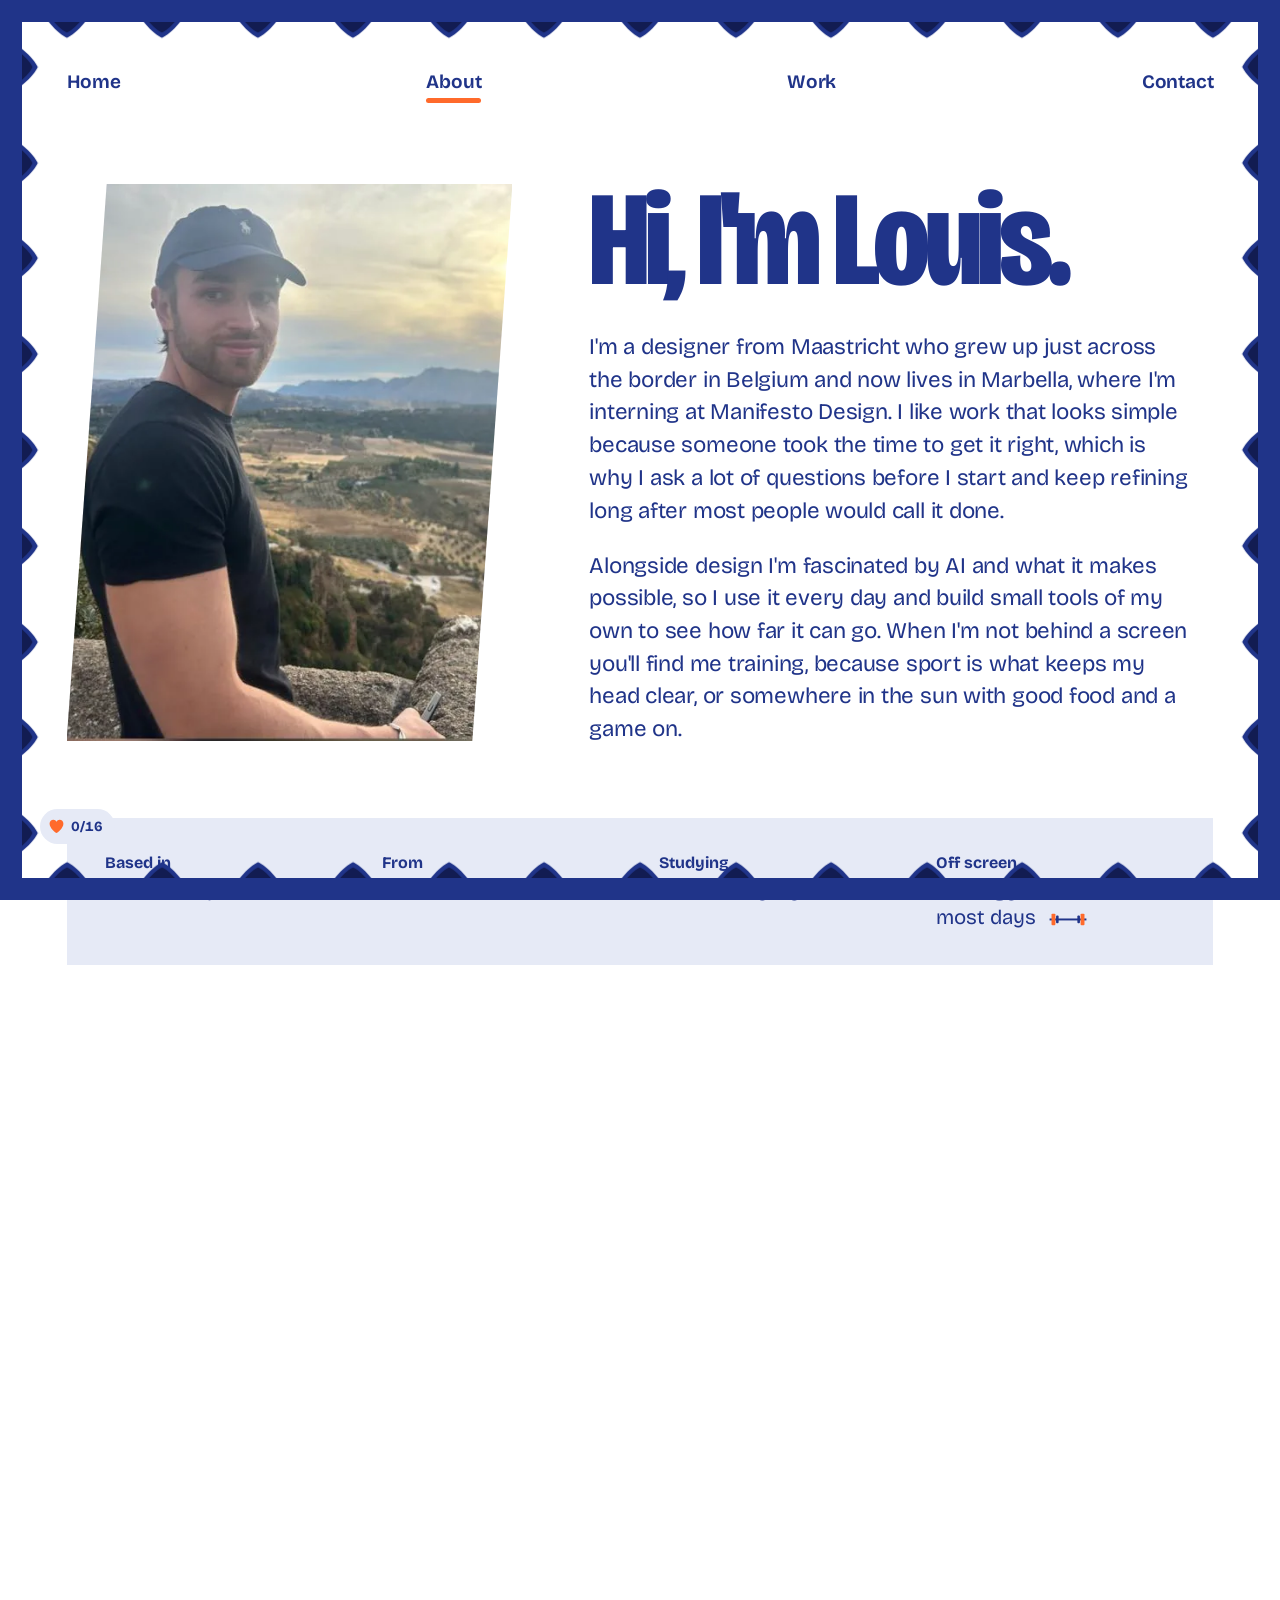
<file: about.html>
<!DOCTYPE html>
<html lang="en"><head><meta charset="utf-8">
<meta http-equiv="Content-Security-Policy" content="default-src 'none'; base-uri 'none'; form-action 'none'">
<meta name="robots" content="noindex">
<meta http-equiv="refresh" content="0; url=/#about">
<link rel="canonical" href="https://louismullers.github.io/">
<title>Louis Mullers</title></head>
<body><p>This page moved. <a href="/#about">Go to the new site</a>.</p></body></html>
</file>
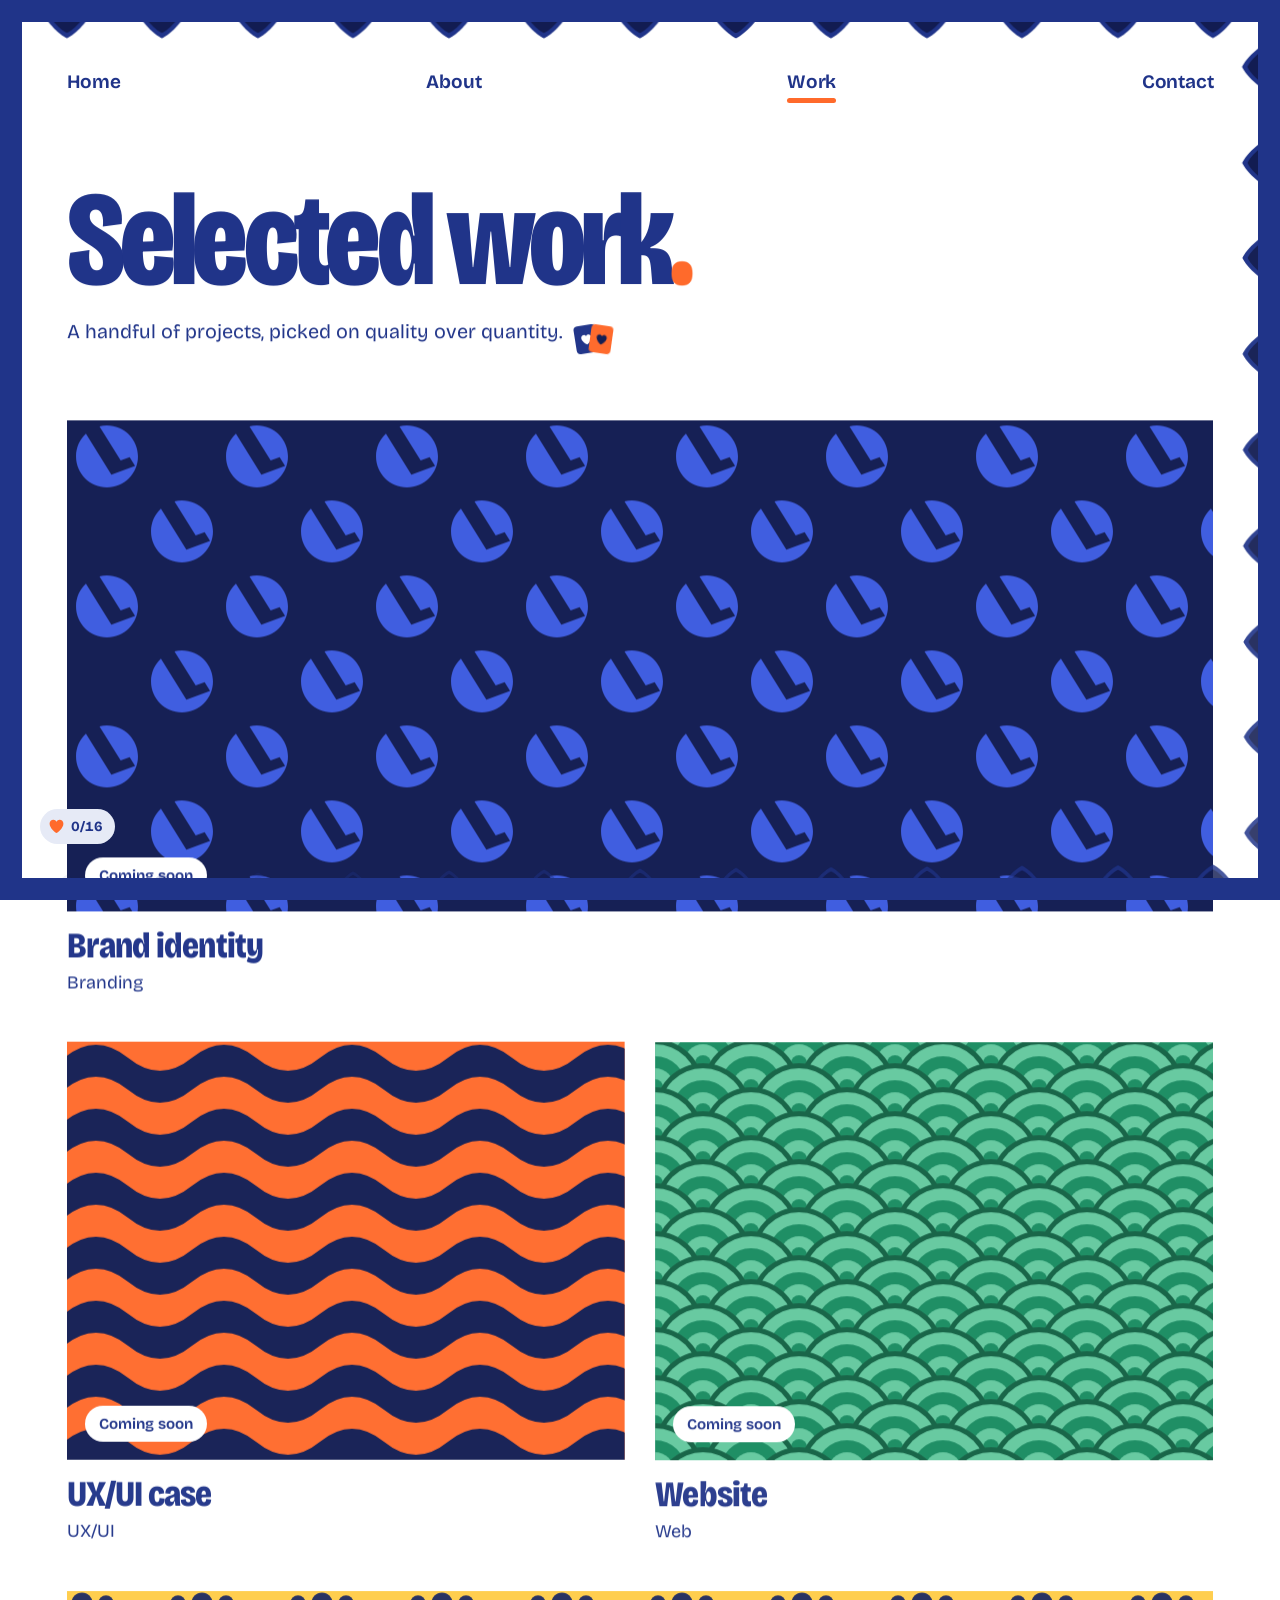
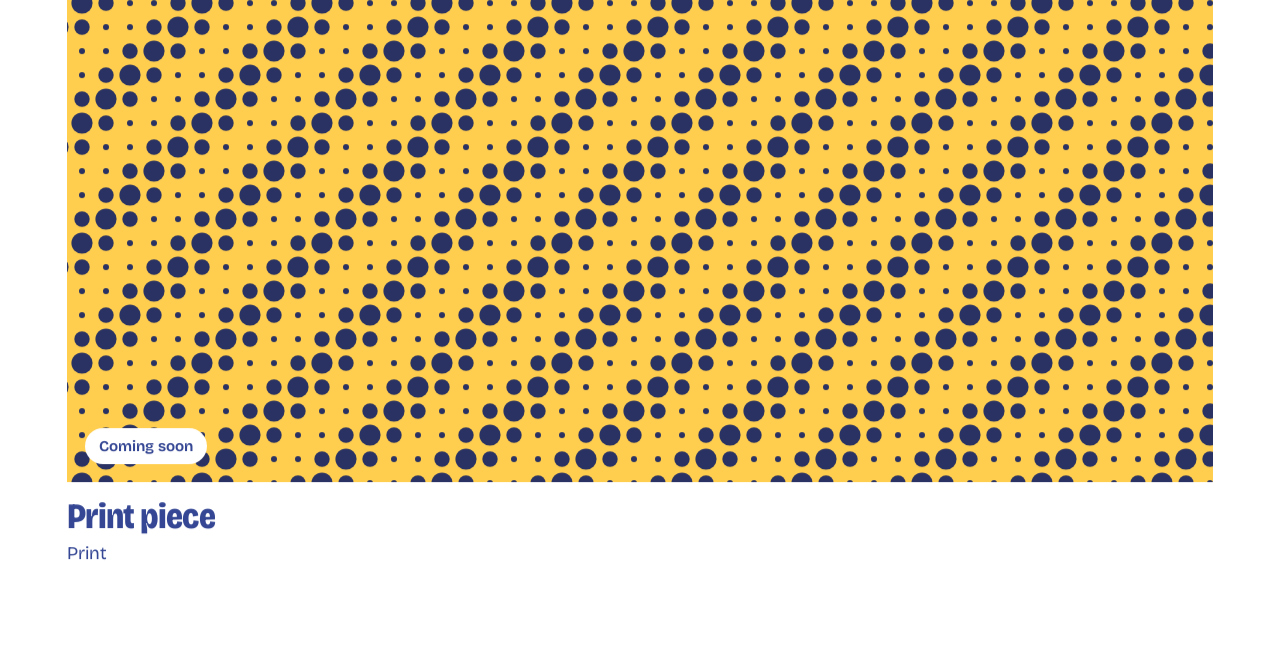
<file: project-01.html>
<!DOCTYPE html>
<html lang="en"><head><meta charset="utf-8">
<meta http-equiv="Content-Security-Policy" content="default-src 'none'; base-uri 'none'; form-action 'none'">
<meta name="robots" content="noindex">
<meta http-equiv="refresh" content="0; url=/#work">
<link rel="canonical" href="https://louismullers.github.io/">
<title>Louis Mullers</title></head>
<body><p>This page moved. <a href="/#work">Go to the new site</a>.</p></body></html>
</file>
